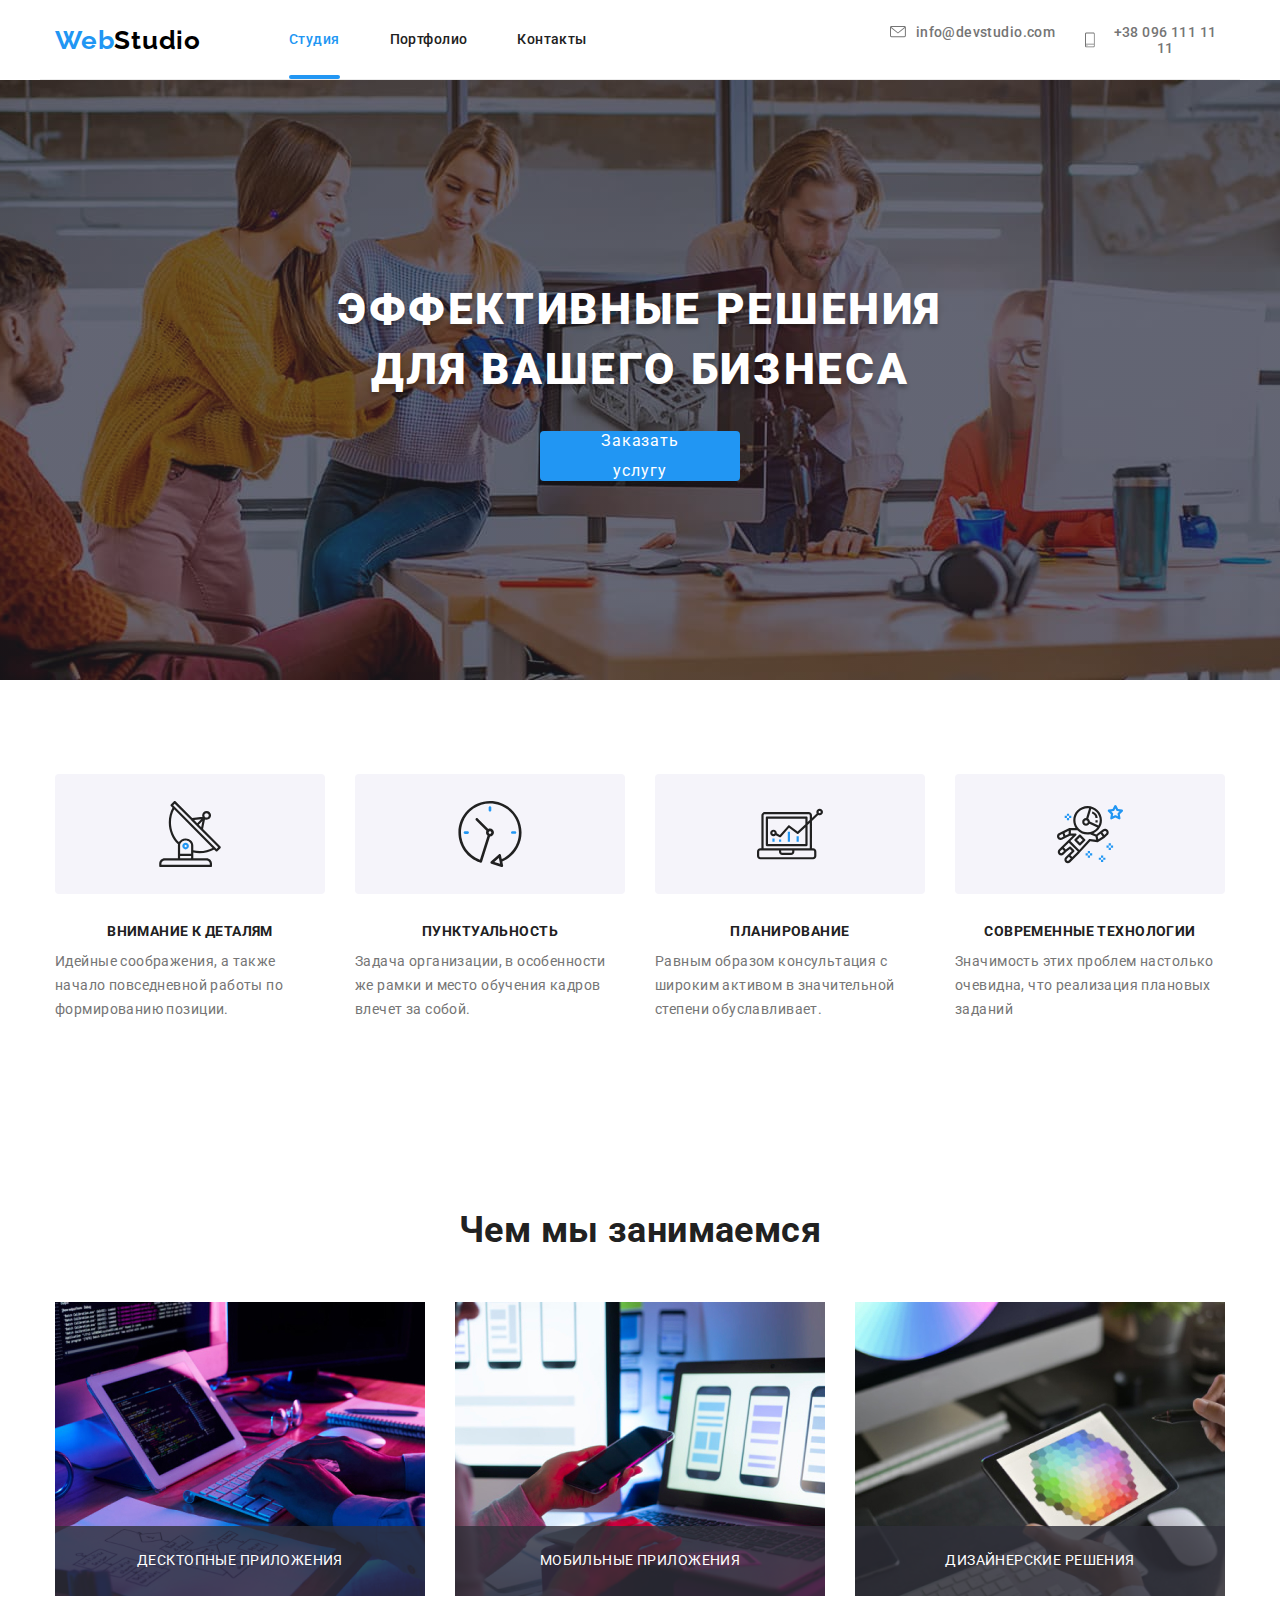
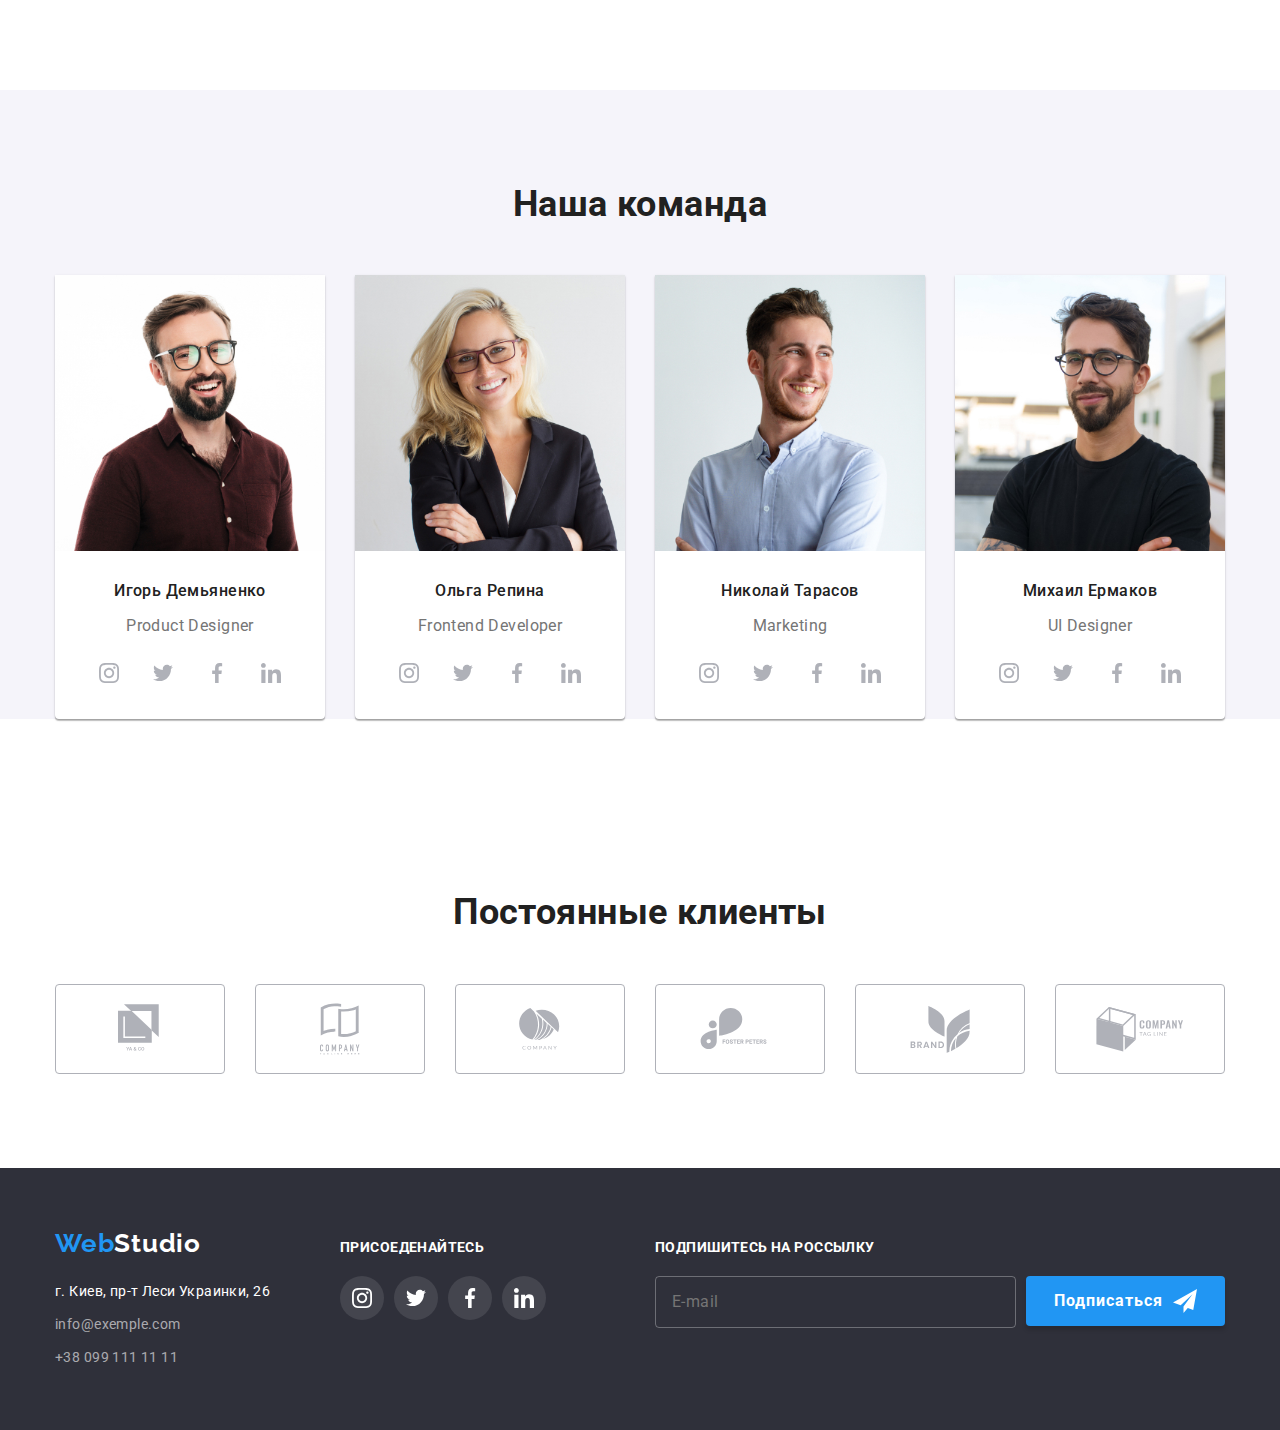
<file: index.html>
<!DOCTYPE html>
<html lang="ru">
<head>
    <meta charset="UTF-8" />
    <meta name="viewport" content="width=device-width, initial-scale=1.0" />
    <title>Web Studio</title>
    <link href="https://fonts.googleapis.com/css2?family=Raleway:wght@700&family=Roboto:wght@400;500;700;900&display=swap" 
          rel="stylesheet"/>
    <link rel="stylesheet" href="./css/main.min.css"/>
</head>
<body>   

    <!--шапка страницы-->
    <header class="conteiner page-header">
        <nav class=" navigation-header">
            <a href="./index.html" class="logo"><span class="web">Web</span>Studio</a>
            <button type="button" class="btn-mobile-menu" aria-expanded="false" 
            aria-controls="navigations" aria-label="Мобильное меню" data-menu-button="">
                <svg class="menu-svg" width="40" height="40">
                   <use class="menu-icon" href="./images/sprite.svg#icon-menu40"></use> 
                   <use class="close-icon" href="./images/sprite.svg#icon-close_40"></use> 
                </svg>
            </button>
            <div class="menu-window" id="navigations" data-menu>
                <div class="site-nav-box">
                    <ul class="site-nav list">  
                        <li class="link-item">
                            <a href="./index.html" class="curent link" style="color: #2196f3">Студия</a>
                        </li>
                        <li class="link-item">
                            <a href="./portfolio.html" class="link">Портфолио</a>
                        </li>
                        <li class="link-item">
                            <a href="" class="link">Контакты</a>
                        </li>      
                    </ul>
                </div>
                <div class="site-auth-box">
                    <ul class="site-auth list">  
                        <li class="link-item">
                            <!-- <div class="hover-link"> -->
                                <a href="mailto:info@devstudio.com" class="contact-link">
                                    <svg class="header-svg" width="16" height="12">
                                        <use href="./images/sprite.svg#icon-letter"></use>
                                    </svg>
                                info@devstudio.com 
                                </a>
                            <!-- </div> -->
                        </li>
                        <li class="link-item">
                            <!-- <div class="hover-link"> -->
                                <a href="tel:+380961111111" class="contact-link">
                                    <svg class="header-svg smartphone" width="10" height="16">
                                        <use href="./images/sprite.svg#icon-smartphone"></use>
                                    </svg>
                                +38 096 111 11 11 
                                </a>
                            <!-- </div> -->
                        </li>
                    </ul>    
                </div>
            </div>    
        </nav>    
    </header>

    <main>
        <!--hero--->
        <section class="hero">
            <div class="conteiner hero-conteiner">
                <h1 class="hero-title">Эффективные решения<br> для вашего бизнеса</h1>
                <button class="button primary" data-modal-open>Заказать услугу</button> 
            </div>
            <div class="backdrop is-hidden" data-modal>
                <div class="modal">
                    <button class="btn-close" data-modal-close>
                        <span class="close-modal">&#10006;</span>
                    </button>                
                    <h2 class="modal-title">Оставьте свои данные, мы вам перезвоним</h2>
                    
                    <form class="form">
                        <div class="form-field">
                            <label class="form-label" for="name"><span class="label-text">Имя</span></label>
                            <div>                  
                                <input class="form-input" type="text" name="user-name" id="name" />
                                <svg class="form-svg">
                                    <use href="./images/sprite.svg#icon-person-black"></use>
                                </svg>
                            </div>    
                        </div>
        
                        <div class="form-field tel">
                            <label class="form-label" for="tel">Телефон</label>
                            <div>                  
                                <input class="form-input" type="tel" name="tel" id="tel"/>
                                <svg class="form-svg">
                                    <use href="./images/sprite.svg#icon-phone-black"></use>
                                </svg>
                            </div>
                        </div>
        
                        <div class="form-field 2">
                            <label class="form-label" for="emeil">Почтa</label>
                            <div>                  
                                <input class="form-input" type="emeil" name="emeil" id="emeil" />
                                <svg class="form-svg">
                                    <use href="./images/sprite.svg#icon-email-black"></use>
                                </svg>
                            </div>
                        </div>
                                
                        <div class="form-field 3">
                            <label class="form-label" for="comment">Комментарий</label>
                            <textarea 
                            name="comment" 
                            id="comment" 
                            placeholder="Введите текст"
                            ></textarea>
                        </div>
        
                        <div class="form-field-sign">
                            <label class="form-accept-text">
                                <input class="form-check-input" type="checkbox" name="checkbox"/>
                                <span class="check-box" checked></span>
                                Соглашаюсь с рассылкой и принимаю 
                                <a href="" class="form-agreement-link">Условия договора</a>
                            </label>
                        </div>
                           
                        <button class="button" type="submit">Отправить</button>
                    </form>
                </div>
            </div>
        </section>
        
        <!--особенности-->
        <section class="section">
            <div class="conteiner features">
                <h2 hidden>Oсобенности</h2>
                <ul class="list features">
                    <li class="features-box">
                        <div class="icon-features">
                            <svg class="features-svg">
                                <use href="./images/sprite.svg#icon-antena"> </use>
                            </svg>
                        </div>
                        <h2 class="title">Внимание к деталям</h2>
                        <p>Идейные соображения, а также начало повседневной работы по формированию позиции.</p>
                    </li>
                    <li class="features-box">
                        <div class="icon-features">
                            <svg class="features-svg">
                                <use href="./images/sprite.svg#icon-clock"></use>
                            </svg>
                        </div>
                        <h2 class="title">Пунктуальность</h2>
                        <p>Задача организации, в особенности же рамки и место обучения кадров влечет за собой.</p>
                    </li>
                    <li class="features-box">
                        <div class="icon-features">
                            <svg class="features-svg">
                                <use href="./images/sprite.svg#icon-diagram"></use>
                            </svg>
                        </div>
                        <h2 class="title">Планирование</h2>
                        <p>Равным образом консультация с широким активом в значительной степени обуславливает.</p>
                    </li>
                    <li class="features-box">
                        <div class="icon-features">
                            <svg class="features-svg">
                                <use href="./images/sprite.svg#icon-astronaut"></use>
                            </svg>
                        </div>
                        <h2 class="title">Современные технологии</h2>
                        <p>Значимость этих проблем настолько очевидна, что реализация плановых заданий</p>
                    </li>
                </ul>
            </div>
        </section>
        

        <!--чем мы занимаемся-->
        <section class="section work">
            <div class="conteiner work">
                <h2 class="section-title">Чем мы занимаемся</h2>
                <ul class="list work">
                    <li class="work-box">
                        <picture>
                            <source srcset="
                                ./images/pic/desktop/work/box-370-@1x.jpg  1x,
                                ./images/pic/desktop/work/box-740-@2x.jpg  2x
                                " type="image" media="(min-width: 1200px)"
                            >
                            <img src="./images/pic/desktop/work/box-370-@1x.jpg" alt="программы для компьютера" width="370">
                        </picture>
                        <p class="text">Десктопные приложения</p>
                    </li>
                    <li class="work-box">
                        <picture>
                            <source srcset="
                                ./images/pic/desktop/work/box2-370-@1x.jpg  1x,
                                ./images/pic/desktop/work/box2-740-@2x.jpg  2x
                                " type="image" media="(min-width: 1200px)"
                            >
                            <img src="./images/pic/desktop/work/box2-370-@1x.jpg" alt="программы для компьютера" width="370">
                        </picture>
                        <p class="text">Мобильные приложения</p>
                    </li>
                    <li class="work-box">
                        <picture>
                            <source srcset="
                                ./images/pic/desktop/work/box3-370-@1x.jpg  1x,
                                ./images/pic/desktop/work/box3-740-@2x.jpg  2x
                                " type="image" media="(min-width: 1200px)"
                            >
                            <img src="./images/pic/desktop/work/box3-370-@1x.jpg" alt="программы для компьютера" width="370">
                        </picture>
                        <p class="text">Дизайнерские решения</P>
                    </li>
                </ul>
            </div> 
        </section>

        <!--наша команда-->
        <section class="section team">
            <div class="conteiner ">
                <h2 class="section-title">Наша команда</h2>
                <ul class="list team">
                    <li class="team-member 1">
                        <picture>
                            <source srcset="
                                ./images/команда/desktop/Igor-270-@1x.jpg  1x
                                ./images/команда/desktop/Igor-540-@2x.jpg  2x
                                " media="(min-width: 1200px)"
                            >
                            <source srcset="
                                ./images/команда/tablet/Igor-354-@1x.jpg  1x
                                ./images/команда/tablet/Igor-708-@2x.jpg  2x
                                " type="image" media="(min-width: 768px)"
                            >    
                            <source srcset="
                                ./images/команда/mobil/Igor-450-@1x.jpg  1x,
                                ./images/команда/mobil/Igor-900-@2x.jpg  2x
                                " type="image" media="(max-width: 767px)"
                            >        
                            <img src="./images/команда/mobil/Igor-450-@1x.jpg" alt="Игорь Демьяненко" width="450">
                        </picture>
                        <h3 class="team-title">Игорь Демьяненко</h3>
                        <p class="team-text">Product Designer</p>
                            
                        <ul class="list social-link-box">
                            <li class="social-link-list">
                                <a href="" class="icon-link">
                                    <svg class="icon-svg">
                                        <use href="./images/sprite.svg#icon-instagram"></use>
                                    </svg>
                                </a>
                            </li>
                            <li class="social-link-list">
                                <a href="" class="icon-link">
                                    <svg class="icon-svg">
                                        <use href="./images/sprite.svg#icon-twitter"></use>
                                    </svg>
                                </a>
                            </li>
                            <li class="social-link-list">
                                <a href="" class="icon-link">
                                    <svg class="icon-svg">
                                        <use href="./images/sprite.svg#icon-facebook"></use>
                                    </svg>
                                </a>
                            </li>
                            <li class="social-link-list">    
                                <a href="" class="icon-link">
                                    <svg class="icon-svg">
                                        <use href="./images/sprite.svg#icon-linkedin"></use>
                                    </svg>
                                </a>
                            </li>
                        </ul>  
                    </li>
                    <li class="team-member 2">
                        <picture>
                            <source srcset="
                                ./images/команда/desktop/olga-270-@1x.jpg  1x
                                ./images/команда/desktop/olga-540-@2x.jpg  2x
                                " media="(min-width: 1200px)"
                            >
                            <source srcset="
                                ./images/команда/tablet/olga-354-@1x.jpg  1x
                                ./images/команда/tablet/olga-708-@2x.jpg  2x
                                " type="image" media="(min-width: 768px)"
                            >    
                            <source srcset="
                                ./images/команда/mobil/olga-450-@1x.jpg  1x,
                                ./images/команда/mobil/olga-900-@2x.jpg  2x
                                " type="image" media="(max-width: 767px)"
                            >        
                            <img src="./images/команда/mobil/olga-450-@1x.jpg" alt="Ольга Репина" width="450">
                        </picture>
                        <h3 class="team-title">Ольга Репина</h3>
                        <p class="team-text">Frontend Developer</p>
                        
                        <ul class="list social-link-box">
                            <li class="social-link-list">    
                                <a href="" class="icon-link">
                                    <svg class="icon-svg">
                                        <use href="./images/sprite.svg#icon-instagram"></use>
                                    </svg>
                                </a>
                            </li>
                            <li class="social-link-list">    
                                <a href="" class="icon-link">
                                    <svg class="icon-svg">
                                        <use href="./images/sprite.svg#icon-twitter"></use>
                                    </svg>
                                </a>
                            </li>
                            <li class="social-link-list">    
                                <a href="" class="icon-link">
                                    <svg class="icon-svg">
                                        <use href="./images/sprite.svg#icon-facebook"></use>
                                    </svg>
                                </a>
                            </li>
                            <li class="social-link-list">    
                                <a href="" class="icon-link">
                                    <svg class="icon-svg">
                                        <use href="./images/sprite.svg#icon-linkedin"></use>
                                    </svg>
                                </a>
                            </li>
                        </ul>  
                    </li>
                    <li class="team-member 3">
                        <picture>
                            <source srcset="
                                ./images/команда/desktop/nikolaj-270-@1x.jpg  1x
                                ./images/команда/desktop/nikolaj-540-@2x.jpg  2x
                                " media="(min-width: 1200px)"
                            >
                            <source srcset="
                                ./images/команда/tablet/nikolaj-354-@1x.jpg  1x
                                ./images/команда/tablet/nikolaj-708-@2x.jpg  2x
                                " type="image" media="(min-width: 768px)"
                            >    
                            <source srcset="
                                ./images/команда/mobil/nikolaj-450-@1x.jpg  1x,
                                ./images/команда/mobil/nikolaj-900-@2x.jpg  2x
                                " type="image" media="(max-width: 767px)"
                            >        
                            <img src="./images/команда/mobil/nikolaj-450-@1x.jpg" alt="Николай Тарасов" width="450">
                        </picture>
                        <h3 class="team-title">Николай Тарасов</h3>
                        <p class="team-text">Marketing</p>
                            
                        <ul class="list social-link-box">
                            <li class="social-link-list">    
                                <a href="" class="icon-link">
                                    <svg class="icon-svg">
                                        <use href="./images/sprite.svg#icon-instagram"></use>
                                    </svg>
                                </a>
                            </li>
                            <li class="social-link-list">    
                                <a href="" class="icon-link">
                                    <svg class="icon-svg">
                                        <use href="./images/sprite.svg#icon-twitter"></use>
                                    </svg>
                                </a>
                            </li>
                            <li class="social-link-list">    
                                <a href="" class="icon-link">
                                    <svg class="icon-svg">
                                        <use href="./images/sprite.svg#icon-facebook"></use>
                                    </svg>
                                </a>
                            </li>
                            <li class="social-link-list">    
                                <a href="" class="icon-link">
                                    <svg class="icon-svg">
                                        <use href="./images/sprite.svg#icon-linkedin"></use>
                                    </svg>
                                </a>
                            </li>
                        </ul>  
                    </li>
                    <li class="team-member 4">
                        <picture>
                            <source srcset="
                                ./images/команда/desktop/mikhail-270-@1x.jpg  1x
                                ./images/команда/desktop/mikhail-540-@2x.jpg  2x
                                " media="(min-width: 1200px)"
                            >
                            <source srcset="
                                ./images/команда/tablet/mikhail-354-@1x.jpg  1x
                                ./images/команда/tablet/mikhail-708-@2x.jpg  2x
                                " type="image" media="(min-width: 768px)"
                            >    
                            <source srcset="
                                ./images/команда/mobil/mikhail-450-@1x.jpg  1x,
                                ./images/команда/mobil/mikhail-900-@2x.jpg  2x
                                " type="image" media="(max-width: 767px)"
                            >        
                            <img class="team-img" src="./images/команда/mobil/mikhail-450-@1x.jpg" alt="Михаил Ермаков" width="450">
                        </picture>
                         <h3 class="team-title">Михаил Ермаков</h3>
                        <p class="team-text">UI Designer</p>
                            
                        <ul class="list social-link-box">
                            <li class="social-link-list">    
                                <a href="" class="icon-link">
                                    <svg class="icon-svg">
                                        <use href="./images/sprite.svg#icon-instagram"></use>
                                    </svg>
                                </a>
                            </li>
                            <li class="social-link-list">    
                                <a href="" class="icon-link">
                                    <svg class="icon-svg">
                                        <use href="./images/sprite.svg#icon-twitter"></use>
                                    </svg>
                                </a>
                            </li>
                            <li class="social-link-list">    
                                <a href="" class="icon-link">
                                    <svg class="icon-svg">
                                        <use href="./images/sprite.svg#icon-facebook"></use>
                                    </svg>
                                </a>
                            </li>
                            <li class="social-link-list">    
                                <a href="" class="icon-link">
                                    <svg class="icon-svg">
                                        <use href="./images/sprite.svg#icon-linkedin"></use>
                                    </svg>
                                </a>
                            </li>
                        </ul>  
                    </li>
                </ul>
            </div> 
        </section>

        <!--постоянные клиенты-->
        <section class="section">
            <div class="conteiner clients">
                <h2 class="section-title">Постоянные клиенты</h2>
                <ul class="list clients-list-box">
                    <li class="clients-list">
                        <a href="" class="icon-client-link">
                            <svg class="client-svg" width="45" height="50">
                                <use href="./images/sprite.svg#icon-logo1"></use>
                            </svg>
                        </a>
                    </li>
                    <li class="clients-list">
                        <a href="" class="icon-client-link">
                            <svg class="client-svg" width="40" height="52">
                                <use href="./images/sprite.svg#icon-logo2"></use>
                            </svg>
                        </a>
                    </li>
                    <li class="clients-list">
                        <a href="" class="icon-client-link">
                            <svg class="client-svg" width="41" height="42">
                                <use href="./images/sprite.svg#icon-logo3"></use>
                            </svg>
                        </a>
                    </li>
                    <li class="clients-list">
                        <a href="" class="icon-client-link">
                            <svg class="client-svg" width="80" height="42">
                                <use href="./images/sprite.svg#icon-logo4"></use>
                            </svg>
                        </a>
                    </li>
                    <li class="clients-list">
                        <a href="" class="icon-client-link">
                            <svg class="client-svg" width="60" height="47">
                                <use href="./images/sprite.svg#icon-logo5"></use>
                            </svg>
                        </a>
                    </li>
                    <li class="clients-list">
                        <a href="" class="icon-client-link">
                            <svg class="client-svg" width="88" height="45">
                                <use href="./images/sprite.svg#icon-logo6"></use>
                            </svg>
                        </a>
                    </li>
                </ul>
            </div>
        </section> 
    </main>
    
    <!--подвал-->
    <footer class="section footer">
        <div class="conteiner">   
            
            <!--контакты-->
            <div class="footer-box footer-contacts">
                <a href="./index.html" class="logo logo-footer"><span class="web">Web</span>Studio</a>
                <address class="address-item">г. Киев, пр-т Леси Украинки, 26</address>  
                <ul class="list contacts-list">
                    <li class="contacts-item">info@exemple.com</li>
                    <li class="contacts-item">+38 099 111 11 11</li>
                </ul>     
            </div>

            <!--соц.сети-->
            <div class="footer-box join ">
                <p class="text-footer">Присоеденайтесь</p>
                <ul class="list links-box-footer">
                    <li class="social-links-footer">
                        <a class="icon-link footer" href="" aria-label="Cсылка на instagram">
                            <svg class="icon-svg footer-svg">
                                <use href="./images/sprite.svg#icon-instagram"></use>
                            </svg>
                        </a>
                    </li>
                    <li class="social-links-footer">
                        <a class="icon-link footer" href="" aria-label="Cсылка на twitter">
                            <svg class="icon-svg footer-svg">
                                <use href="./images/sprite.svg#icon-twitter"></use>
                            </svg>
                        </a>
                    </li>
                    <li class="social-links-footer">
                        <a class="icon-link footer" href="" aria-label="Cсылка на facebook">
                            <svg class="icon-svg footer-svg">
                                <use href="./images/sprite.svg#icon-facebook"></use>
                            </svg>
                        </a>
                    </li>
                    <li class="social-links-footer">
                        <a class="icon-link footer" href="" aria-label="Cсылка на linkedin">
                            <svg class="icon-svg footer-svg">
                                <use href="./images/sprite.svg#icon-linkedin"></use>
                            </svg>
                        </a>
                    </li>
                </ul>
            </div>

            <!--подписка на россылку-->
            <div class="footer-box registery">
                <form class="form">
                    <p class="text-footer">подпишитесь на россылку</p>
                    <div class="e-mail-form">
                        <input 
                        type="e-meil" 
                        name="e-meil" 
                        id="e-meil" 
                        placeholder="E-mail"
                        />
                        <button class="button secondary" type="submit">Подписаться
                            <svg class="footer-subscribe-svg" >
                                <use href="./images/sprite.svg#icon-iconsend"></use>
                            </svg>    
                        </button>
                    </div>
                </form>
            </div>
        </div>
    </footer>
    
    <script src="./js/modal.js"></script>
    <script src="./js/menu.js"></script>
</body>
</html>
</file>
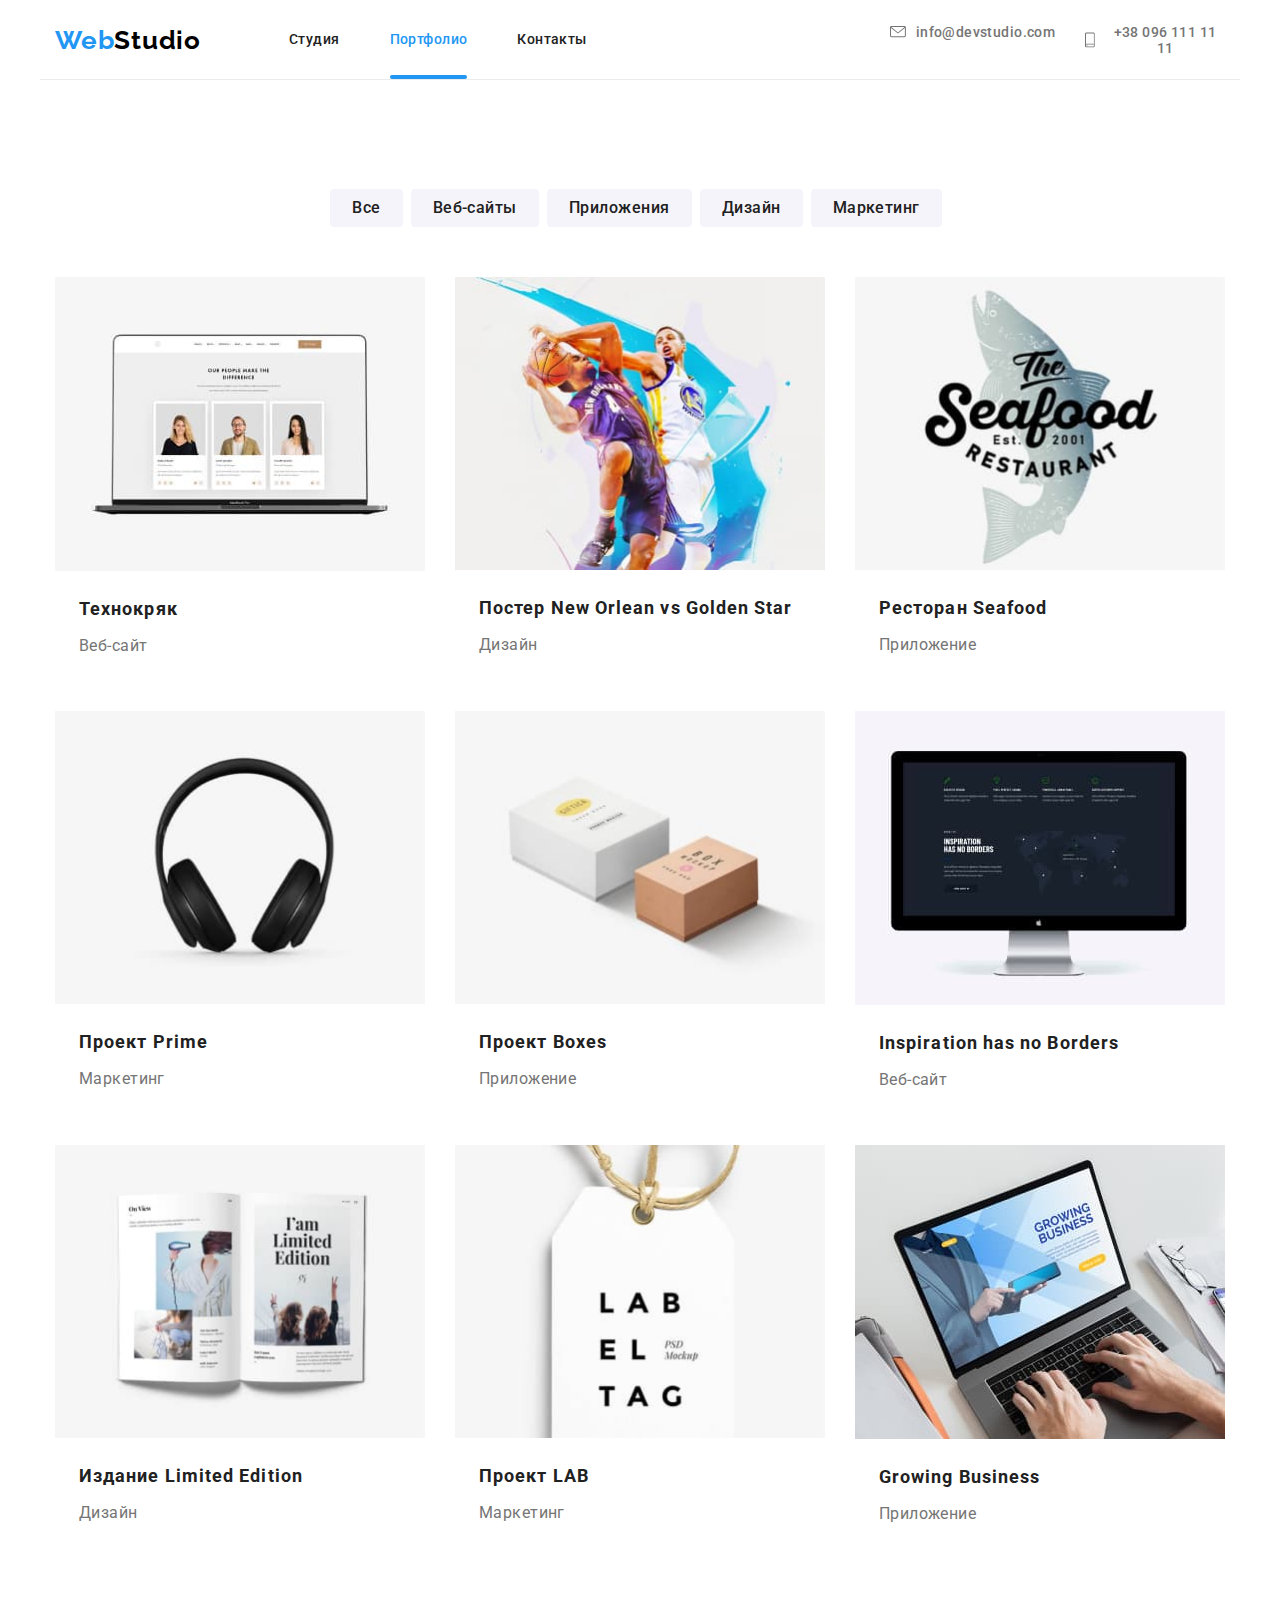
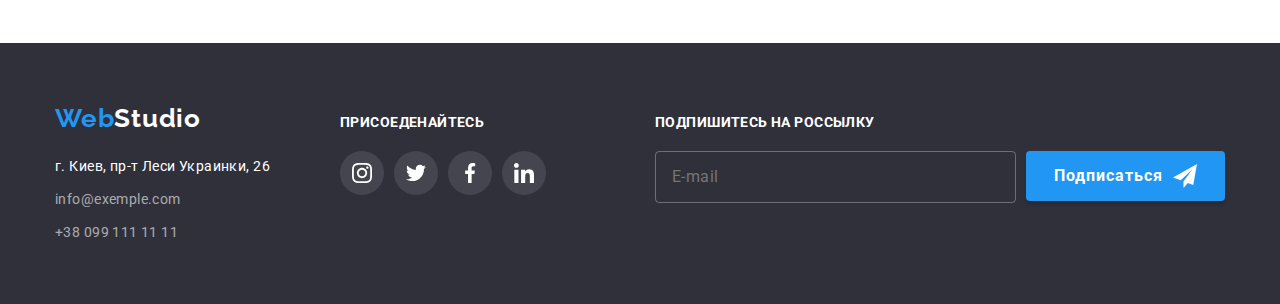
<file: portfolio.html>
<!DOCTYPE html>
<html lang="ru">
<head>
    <meta charset="UTF-8" />
    <meta name="viewport" content="width=device-width, initial-scale=1.0" />
    <title>Portfolio</title>
    <link href="https://fonts.googleapis.com/css2?family=Raleway:wght@700&family=Roboto:wght@400;500;700;900&display=swap" 
          rel="stylesheet" />
    <link rel="stylesheet" href="./css/portfolio.min.css"/>
</head>
<body>

    <!--шапка страницы-->
    <header class="conteiner page-header">
        <nav class=" navigation-header">
            <a href="./index.html" class="logo"><span class="web">Web</span>Studio</a>
            <button type="button" class="btn-mobile-menu" aria-expanded="false" 
            aria-controls="navigations" aria-label="Мобильное меню" data-menu-button="">
                <svg class="menu-svg" width="40" height="40">
                   <use class="menu-icon" href="./images/sprite.svg#icon-menu40"></use> 
                   <use class="close-icon" href="./images/sprite.svg#icon-close_40"></use> 
                </svg>
            </button>
            <div class="menu-window" id="navigations" data-menu>
                <div class="site-nav-box">
                    <ul class="site-nav list">  
                        <li class="link-item">
                            <a href="./index.html" class="link">Студия</a>
                        </li>
                        <li class="link-item">
                            <a href="./portfolio.html" class="curent link" style="color: #2196f3">Портфолио</a>
                        </li>
                        <li class="link-item">
                            <a href="" class="link">Контакты</a>
                        </li>      
                    </ul>
                </div>
                <div class="site-auth-box">
                    <ul class="site-auth list">  
                        <li class="link-item">
                            <!-- <div class="hover-link"> -->
                                <a href="mailto:info@devstudio.com" class="contact-link">
                                    <svg class="header-svg" width="16" height="12">
                                        <use href="./images/sprite.svg#icon-letter"></use>
                                    </svg>
                                info@devstudio.com 
                                </a>
                            <!-- </div> -->
                        </li>
                        <li class="link-item">
                            <!-- <div class="hover-link"> -->
                                <a href="tel:+380961111111" class="contact-link">
                                    <svg class="header-svg smartphone" width="10" height="16">
                                        <use href="./images/sprite.svg#icon-smartphone"></use>
                                    </svg>
                                +38 096 111 11 11 
                                </a>
                            <!-- </div> -->
                        </li>
                    </ul>    
                </div>
            </div>    
        </nav>    
    </header>

    <main class="conteiner">
        <section class="section">
        <!--фильтры-->
            <div class="portfolio-menu">
                <ul class="list menu-list">
                    <li><button class="button menu-btn">Все</button></li>
                    <li><button class="button menu-btn">Веб-сайты</button></li>
                    <li><button class="button menu-btn">Приложения</button></li>
                    <li><button class="button menu-btn">Дизайн</button></li>
                    <li><button class="button menu-btn">Маркетинг</button></li>
                </ul>  
            </div>

         <!--проэкты-->
         <h2 hidden>проэкты</h2>
         <div class="projects-portfolio">
            <ul class="projects-list list">
                <li class="projects-item">
                    <a href="" class="projects-link">
                        <div class="efect">
                            <picture>
                                <source srcset="
                                ./images/pic/desktop/notebook-370-@1x.jpg  1x,
                                ./images/pic/desktop/notebook-370-@2x.jpg  2x
                                " media="(min-width: 1200px)"
                                >
                                <source srcset="
                                ./images/pic/tablet/notebook-354-@1x.jpg  1x,
                                ./images/pic/tablet/notebook-354-@2x.jpg  2x
                                " type="image" media="(min-width: 768px)"
                                >    
                                <source srcset="
                                    ./images/pic/mobile/notebook-450-@1x.jpg  1x,
                                    ./images/pic/mobile/notebook-450-@2x.jpg  2x
                                    " type="image" media="(max-width: 767px)"
                                >        
                                <img src="./images/pic/mobile/notebook-450-@1x.jpg" width="450" alt="ноут">
                            </picture>
                            <div class="effects-title">
                                <p>Технокряк это современная площадка распространения коронавируса. 
                                Компании используют эту платформу для цифрового шпионажа и атак на защищённые сервера конкурентов.</p>        
                            </div>
                        </div>
                        <div class="card">
                            <h2 class="title">Технокряк</h2>
                            <p class="text">Веб-сайт</p>
                        </div>
                    </a>
                </li>
                <li class="projects-item">
                    <a href="" class="projects-link">
                        <div class="efect">
                            <picture>
                                <source srcset="
                                ./images/pic/desktop/basketbolists-370-@1x.jpg  1x,
                                ./images/pic/desktop/basketbolists-370-@2x.jpg  2x
                                " media="(min-width: 1200px)"
                                >
                                <source srcset="
                                ./images/pic/tablet/basketbolists-354-@1x.jpg  1x,
                                ./images/pic/tablet/basketbolists-354-@2x.jpg  2x
                                " type="image" media="(min-width: 768px)"
                                >    
                                <source srcset="
                                    ./images/pic/mobile/basketbolists-450-@1x.jpg  1x,
                                    ./images/pic/mobile/basketbolists-450-@2x.jpg  2x
                                    " type="image" media="(max-width: 767px)"
                                >        
                                <img src="./images/pic/mobile/basketbolists-450-@1x.jpg" width="450" alt="баскетболисты">
                            </picture>
                            <div class="effects-title">
                                <p>Технокряк это современная площадка распространения коронавируса. 
                                Компании используют эту платформу для цифрового шпионажа и атак на защищённые сервера конкурентов.</p>        
                            </div>
                        </div>
                        <div class="card">
                            <h2 class="title">Постер New Orlean vs Golden Star</h2>
                            <p class="text">Дизайн</p>
                        </div>
                    </a>
                </li>
                <li class="projects-item">
                    <a href="" class="projects-link">
                        <div class="efect">
                            <picture>
                                <source srcset="
                                ./images/pic/desktop/restaurant-370-@1x.jpg  1x,
                                ./images/pic/desktop/restaurant-370-@2x.jpg  2x
                                " media="(min-width: 1200px)"
                                >
                                <source srcset="
                                ./images/pic/tablet/restaurant-354-@1x.jpg  1x,
                                ./images/pic/tablet/restaurant-354-@2x.jpg  2x
                                " type="image" media="(min-width: 768px)"
                                >    
                                <source srcset="
                                    ./images/pic/mobile/restaurant-450-@1x.jpg  1x,
                                    ./images/pic/mobile/restaurant-450-@2x.jpg  2x
                                    " type="image" media="(max-width: 767px)"
                                >        
                                <img src="./images/pic/mobile/restaurant-450-@1x.jpg" width="450" alt="ресторан">
                            </picture>
                            <div class="effects-title">
                                <p>Технокряк это современная площадка распространения коронавируса. 
                                Компании используют эту платформу для цифрового шпионажа и атак на защищённые сервера конкурентов.</p>        
                            </div>
                        </div>
                        <div class="card">
                            <h2 class="title">Ресторан Seafood</h2>
                            <p class="text">Приложение</p>
                        </div>
                    </a>
                </li>
                <li class="projects-item">
                    <a href="" class="projects-link">
                        <div class="efect">
                            <picture>
                                <source srcset="
                                ./images/pic/desktop/earphones-370-@1x.jpg  1x,
                                ./images/pic/desktop/earphones-370-@2x.jpg  2x
                                " media="(min-width: 1200px)"
                                >
                                <source srcset="
                                ./images/pic/tablet/earphones-354-@1x.jpg  1x,
                                ./images/pic/tablet/earphones-354-@2x.jpg  2x
                                " type="image" media="(min-width: 768px)"
                                >    
                                <source srcset="
                                ./images/pic/mobile/earphones-450-@1x.jpg  1x,
                                ./images/pic/mobile/earphones-450-@2x.jpg  2x
                                " type="image" media="(max-width: 767px)"
                                >        
                                <img src="./images/pic/mobile/earphones-450-@1x.jpg" width="450" alt="наушники">
                            </picture>
                            <div class="effects-title">
                                <p>Технокряк это современная площадка распространения коронавируса. 
                                Компании используют эту платформу для цифрового шпионажа и атак на защищённые сервера конкурентов.</p>        
                            </div>
                        </div>
                        <div class="card">
                            <h2 class="title">Проект Prime</h2>
                            <p class="text">Маркетинг</p>
                        </div>
                    </a>
                </li>
                <li class="projects-item">
                    <a href="" class="projects-link">
                        <div class="efect">
                            <picture>
                                <source srcset="
                                ./images/pic/desktop/box-370-@1x.jpg  1x,
                                ./images/pic/desktop/box-370-@2x.jpg  2x
                                " media="(min-width: 1200px)"
                                >
                                <source srcset="
                                ./images/pic/tablet/box-354-@1x.jpg  1x,
                                ./images/pic/tablet/box-354-@2x.jpg  2x
                                " type="image" media="(min-width: 768px)"
                                >    
                                <source srcset="
                                ./images/pic/mobile/box-450-@1x.jpg  1x,
                                ./images/pic/mobile/box-450-@2x.jpg  2x
                                " type="image" media="(max-width: 767px)"
                                >        
                                <img src="./images/pic/mobile/box-450-@1x.jpg" width="450" alt="коробки">
                            </picture>
                            <div class="effects-title">
                                <p>Технокряк это современная площадка распространения коронавируса. 
                                Компании используют эту платформу для цифрового шпионажа и атак на защищённые сервера конкурентов.</p>        
                            </div>
                        </div>
                        <div class="card">
                            <h2 class="title">Проект Boxes</h2>
                            <p class="text">Приложение</p>
                        </div>
                    </a>
                </li>
                <li class="projects-item">
                    <a href="" class="projects-link">
                        <div class="efect">
                            <picture>
                                <source srcset="
                                ./images/pic/desktop/computer-370-@1x.jpg  1x,
                                ./images/pic/desktop/computer-370-@2x.jpg  2x
                                " media="(min-width: 1200px)"
                                >
                                <source srcset="
                                ./images/pic/tablet/computer-354-@1x.jpg  1x,
                                ./images/pic/tablet/computer-354-@2x.jpg  2x
                                " type="image" media="(min-width: 768px)"
                                >    
                                <source srcset="
                                ./images/pic/mobile/computer-450-@1x.jpg  1x,
                                ./images/pic/mobile/computer-450-@2x.jpg  2x
                                " type="image" media="(max-width: 767px)"
                                >        
                                <img src="./images/pic/mobile/computer-450-@1x.jpg" width="450" alt="computer">
                            </picture>
                            <div class="effects-title">
                                <p>Технокряк это современная площадка распространения коронавируса. 
                                Компании используют эту платформу для цифрового шпионажа и атак на защищённые сервера конкурентов.</p>        
                            </div>
                        </div>
                        <div class="card">
                            <h2 class="title">Inspiration has no Borders</h2>
                            <p class="text">Веб-сайт</p>
                        </div>
                    </a>
                </li>
                <li class="projects-item">
                    <a href="" class="projects-link">
                        <div class="efect">
                            <picture>
                                <source srcset="
                                ./images/pic/desktop/book-370-@1x.jpg  1x,
                                ./images/pic/desktop/book-370-@2x.jpg  2x
                                " media="(min-width: 1200px)"
                                >
                                <source srcset="
                                ./images/pic/tablet/book-354-@1x.jpg  1x,
                                ./images/pic/tablet/book-354-@2x.jpg  2x
                                " type="image" media="(min-width: 768px)"
                                >    
                                <source srcset="
                                ./images/pic/mobile/book-450-@1x.jpg  1x,
                                ./images/pic/mobile/book-450-@2x.jpg  2x
                                " type="image" media="(max-width: 767px)"
                                >        
                                <img src="./images/pic/mobile/book-450-@1x.jpg" width="450" alt="книга">
                            </picture>
                            <div class="effects-title">
                                <p>Технокряк это современная площадка распространения коронавируса. 
                                Компании используют эту платформу для цифрового шпионажа и атак на защищённые сервера конкурентов.</p>        
                            </div>
                        </div>
                        <div class="card">
                            <h2 class="title">Издание Limited Edition</h2>
                            <p class="text">Дизайн</p>
                        </div>    
                    </a>
                </li>
                <li class="projects-item">
                    <a href="" class="projects-link">
                        <div class="efect">
                            <picture>
                                <source srcset="
                                ./images/pic/desktop/LAB-370-@1x.jpg  1x,
                                ./images/pic/desktop/LAB-370-@2x.jpg  2x
                                " media="(min-width: 1200px)"
                                >
                                <source srcset="
                                ./images/pic/tablet/LAB-354-@1x.jpg  1x,
                                ./images/pic/tablet/LAB-354-@2x.jpg  2x
                                " type="image" media="(min-width: 768px)"
                                >    
                                <source srcset="
                                ./images/pic/mobile/LAB-450-@1x.jpg  1x,
                                ./images/pic/mobile/LAB-450-@2x.jpg  2x
                                " type="image" media="(max-width: 767px)"
                                >        
                                <img src="./images/pic/mobile/LAB-450-@1x.jpg" width="450" alt="LABELTEG">
                            </picture>
                            <div class="effects-title">
                                <p>Технокряк это современная площадка распространения коронавируса. 
                                Компании используют эту платформу для цифрового шпионажа и атак на защищённые сервера конкурентов.</p>        
                            </div>
                        </div>
                        <div class="card">
                            <h2 class="title">Проект LAB</h2>
                            <p class="text">Маркетинг</p>
                        </div>    
                    </a>
                </li>
                <li class="projects-item">
                    <a href="" class="projects-link">
                        <div class="efect">
                            <picture>
                                <source srcset="
                                ./images/pic/desktop/keyboard-370-@1x.jpg  1x,
                                ./images/pic/desktop/keyboard-370-@2x.jpg  2x
                                " media="(min-width: 1200px)"
                                >
                                <source srcset="
                                ./images/pic/tablet/keyboard-354-@1x.jpg  1x,
                                ./images/pic/tablet/keyboard-354-@2x.jpg  2x
                                " type="image" media="(min-width: 768px)"
                                >    
                                <source srcset="
                                ./images/pic/mobile/keyboard-450-@1x.jpg  1x,
                                ./images/pic/mobile/keyboard-450-@2x.jpg  2x
                                " type="image" media="(max-width: 767px)"
                                >        
                                <img src="./images/pic/mobile/keyboard-450-@1x.jpg" width="450" alt="keyboard">
                            </picture>
                            <div class="effects-title">
                                <p>Технокряк это современная площадка распространения коронавируса. 
                                Компании используют эту платформу для цифрового шпионажа и атак на защищённые сервера конкурентов.</p>        
                            </div>
                        </div>
                        <div class="card">
                            <h2 class="title">Growing Business</h2>
                            <p class="text">Приложение</p>
                        </div>    
                    </a>
                </li>
            </ul>
         </div>
        </section> 
    </main>

    <!--подвал-->
    <footer class="section footer">
        <div class="conteiner">   
            
            <!--контакты-->
            <div class="footer-box footer-contacts">
                <a href="./index.html" class="logo logo-footer"><span class="web">Web</span>Studio</a>
                <address class="address-item">г. Киев, пр-т Леси Украинки, 26</address>  
                <ul class="list contacts-list">
                    <li class="contacts-item">info@exemple.com</li>
                    <li class="contacts-item">+38 099 111 11 11</li>
                </ul>     
            </div>

            <!--соц.сети-->
            <div class="footer-box join ">
                <p class="text-footer">Присоеденайтесь</p>
                <ul class="list links-box-footer">
                    <li class="social-links-footer">
                        <a class="icon-link footer" href="" aria-label="Cсылка на instagram">
                            <svg class="icon-svg footer-svg">
                                <use href="./images/sprite.svg#icon-instagram"></use>
                            </svg>
                        </a>
                    </li>
                    <li class="social-links-footer">
                        <a class="icon-link footer" href="" aria-label="Cсылка на twitter">
                            <svg class="icon-svg footer-svg">
                                <use href="./images/sprite.svg#icon-twitter"></use>
                            </svg>
                        </a>
                    </li>
                    <li class="social-links-footer">
                        <a class="icon-link footer" href="" aria-label="Cсылка на facebook">
                            <svg class="icon-svg footer-svg">
                                <use href="./images/sprite.svg#icon-facebook"></use>
                            </svg>
                        </a>
                    </li>
                    <li class="social-links-footer">
                        <a class="icon-link footer" href="" aria-label="Cсылка на linkedin">
                            <svg class="icon-svg footer-svg">
                                <use href="./images/sprite.svg#icon-linkedin"></use>
                            </svg>
                        </a>
                    </li>
                </ul>
            </div>

            <!--подписка на россылку-->
            <div class="footer-box registery">
                <form class="form">
                    <p class="text-footer">подпишитесь на россылку</p>
                    <div class="e-mail-form">
                        <input 
                        type="e-meil" 
                        name="e-meil" 
                        id="e-meil" 
                        placeholder="E-mail"
                        />
                        <button class="button secondary" type="submit">Подписаться
                            <svg class="footer-subscribe-svg" >
                                <use href="./images/sprite.svg#icon-iconsend"></use>
                            </svg>    
                        </button>
                    </div>
                </form>
            </div>
        </div>
    </footer>

    <script src="./js/modal.js"></script>
    <script src="./js/menu.js"></script>
</body>
</html>
</file>
<file: css/main.min.css>
textarea::-webkit-input-placeholder{color:#757575;line-height:1.14;letter-spacing:0.01em}textarea:-ms-input-placeholder{color:#757575;line-height:1.14;letter-spacing:0.01em}textarea::-ms-input-placeholder{color:#757575;line-height:1.14;letter-spacing:0.01em}textarea::placeholder{color:#757575;line-height:1.14;letter-spacing:0.01em}/*! normalize.css v8.0.1 | MIT License | github.com/necolas/normalize.css */html{line-height:1.15;-webkit-text-size-adjust:100%}body{margin:0}main{display:block}h1{font-size:2em;margin:0.67em 0}hr{-webkit-box-sizing:content-box;box-sizing:content-box;height:0;overflow:visible}pre{font-family:monospace, monospace;font-size:1em}a{background-color:transparent}abbr[title]{border-bottom:none;text-decoration:underline;-webkit-text-decoration:underline dotted;text-decoration:underline dotted}b,strong{font-weight:bolder}code,kbd,samp{font-family:monospace, monospace;font-size:1em}small{font-size:80%}sub,sup{font-size:75%;line-height:0;position:relative;vertical-align:baseline}sub{bottom:-0.25em}sup{top:-0.5em}img{border-style:none}button,input,optgroup,select,textarea{font-family:inherit;font-size:100%;line-height:1.15;margin:0}button,input{overflow:visible}button,select{text-transform:none}button,[type="button"],[type="reset"],[type="submit"]{-webkit-appearance:button}button::-moz-focus-inner,[type="button"]::-moz-focus-inner,[type="reset"]::-moz-focus-inner,[type="submit"]::-moz-focus-inner{border-style:none;padding:0}button:-moz-focusring,[type="button"]:-moz-focusring,[type="reset"]:-moz-focusring,[type="submit"]:-moz-focusring{outline:1px dotted ButtonText}fieldset{padding:0.35em 0.75em 0.625em}legend{-webkit-box-sizing:border-box;box-sizing:border-box;color:inherit;display:table;max-width:100%;padding:0;white-space:normal}progress{vertical-align:baseline}textarea{overflow:auto}[type="checkbox"],[type="radio"]{-webkit-box-sizing:border-box;box-sizing:border-box;padding:0}[type="number"]::-webkit-inner-spin-button,[type="number"]::-webkit-outer-spin-button{height:auto}[type="search"]{-webkit-appearance:textfield;outline-offset:-2px}[type="search"]::-webkit-search-decoration{-webkit-appearance:none}::-webkit-file-upload-button{-webkit-appearance:button;font:inherit}details{display:block}summary{display:list-item}template{display:none}[hidden]{display:none}*,*:before,*:after{-webkit-box-sizing:border-box;box-sizing:border-box}body{margin:0px 0px 0px 0px;font-family:Roboto;font-style:normal;font-weight:400;font-size:14px;line-height:1.71;letter-spacing:0.03em;background-color:#fff;color:#757575}h1,h2,h3,h4,h5{color:#212121;font-weight:700}.navigation{display:-webkit-box;display:-ms-flexbox;display:flex;font-weight:500;line-height:1.14;letter-spacing:0.02em;color:#212121}.list{list-style:none;padding:0;margin:0}.web{color:#2196F3}address{font-style:normal;margin-top:20px}.curent.link::after{content:" ";position:absolute;display:block;width:100%;border-bottom:4px solid #2196F3;border-radius:2px;left:0}@media (min-width: 768px){.curent.link::after{bottom:0}}img{display:block;width:100%;height:auto}.hero{display:block;max-height:400px;padding-top:118px;padding-bottom:118px;text-align:center;background-image:-webkit-gradient(linear, left top, left bottom, from(rgba(47,48,58,0.4)), to(rgba(47,48,58,0.4))),url(../images/Header-mobil-480-@1x.jpg);background-image:linear-gradient(rgba(47,48,58,0.4), rgba(47,48,58,0.4)),url(../images/Header-mobil-480-@1x.jpg);background-color:#C4C4C4;background-repeat:no-repeat;background-size:cover;background-position:center}@media screen and (min-device-pixel-ratio: 2), screen and (-webkit-min-device-pixel-ratio: 2), screen and (min-resolution: 192dpi), screen and (min-resolution: 2dppx){.hero{background-image:url(../images/Header-mobil-480-@2x.jpg)}}@media (min-width: 768px){.hero{display:-webkit-box;display:-ms-flexbox;display:flex;background-image:-webkit-gradient(linear, left top, left bottom, from(rgba(47,48,58,0.4)), to(rgba(47,48,58,0.4))),url(../images/Header-tablet-768-@1x.jpg);background-image:linear-gradient(rgba(47,48,58,0.4), rgba(47,48,58,0.4)),url(../images/Header-tablet-768-@1x.jpg)}}@media screen and (min-width: 768px) and (min-device-pixel-ratio: 2), screen and (min-width: 768px) and (-webkit-min-device-pixel-ratio: 2), screen and (min-width: 768px) and (min-resolution: 192dpi), screen and (min-width: 768px) and (min-resolution: 2dppx){.hero{background-image:url(../images/Header-tablet-768-@2x.jpg)}}@media (min-width: 1200px){.hero{display:-webkit-box;display:-ms-flexbox;display:flex;max-height:600px;margin-left:0;margin-right:0;padding-top:200px;padding-bottom:200px;background-image:-webkit-gradient(linear, left top, left bottom, from(rgba(47,48,58,0.4)), to(rgba(47,48,58,0.4))),url(../images/Header-desktop-1600-@1x.jpg);background-image:linear-gradient(rgba(47,48,58,0.4), rgba(47,48,58,0.4)),url(../images/Header-desktop-1600-@1x.jpg)}}@media screen and (min-width: 1200px) and (min-device-pixel-ratio: 2), screen and (min-width: 1200px) and (-webkit-min-device-pixel-ratio: 2), screen and (min-width: 1200px) and (min-resolution: 192dpi), screen and (min-width: 1200px) and (min-resolution: 2dppx){.hero{background-image:url(../images/Header-desktop-1600-@2x.jpg)}}.hero-title{margin-bottom:30px;margin-top:0;text-transform:uppercase;text-align:center;color:#fff;font-weight:900;font-size:26px;line-height:1.615;letter-spacing:0.06em;text-shadow:0px 4px 4px rgba(0,0,0,0.25)}@media (min-width: 1200px){.hero-title{font-size:44px;margin-left:0;margin-right:0;line-height:1.36}}.contacts-list{color:rgba(255,255,255,0.6);text-decoration:none}.contacts-list .contacts-item{margin-top:9px}@media screen and (min-width: 768px){.section.footer .conteiner{display:-webkit-box;display:-ms-flexbox;display:flex;-ms-flex-wrap:wrap;flex-wrap:wrap}}.footer-box{margin-bottom:60px}.footer-box.registery{margin-left:auto;margin-right:auto}@media (min-width: 768px){.footer-box.registery{display:-webkit-box;display:-ms-flexbox;display:flex;width:450px}}@media (min-width: 1200px){.footer-box.registery{width:calc((100% - 30px) / 2);margin-top:12px;margin-right:unset}}.footer-box.footer-contacts{margin-left:auto;margin-right:auto}@media (min-width: 1200px){.footer-box.footer-contacts{margin-left:0;margin-right:70px}}.footer-box.join{margin-top:12px}@media (min-width: 1200px){.footer-box.join{margin-right:93px}}.text-footer{width:100%;margin-top:0;margin-bottom:20px;text-transform:uppercase;line-height:1.14;font-weight:700;letter-spacing:0.03em}.footer-subscribe-svg{width:24px;height:24px;margin-left:10px;fill:currentColor}.page-header{position:relative}@media (min-width: 768px){.page-header{display:-webkit-box;display:-ms-flexbox;display:flex;height:80px;border-bottom:1px solid #ECECEC}}.header-svg{-webkit-box-pack:center;-ms-flex-pack:center;justify-content:center;-webkit-box-align:center;-ms-flex-align:center;align-items:center;margin-right:10px;fill:currentColor}.header-svg:hover,.header-svg:focus{--color4: $accent-color;-webkit-transition-duration:250ms;transition-duration:250ms;-webkit-transition-timing-function:cubic-bezier(0.4, 0, 0.2, 1);transition-timing-function:cubic-bezier(0.4, 0, 0.2, 1)}.header-svg:hover{--color4: $accent-color;-webkit-transition-duration:250ms;transition-duration:250ms;-webkit-transition-timing-function:cubic-bezier(0.4, 0, 0.2, 1);transition-timing-function:cubic-bezier(0.4, 0, 0.2, 1)}.section-title{font-size:36px;line-height:1.16;text-align:center;color:#212121;margin:0;padding-bottom:30px}.work-box{width:calc((100% - 30px * 2) / 3);margin:15px;position:relative}.work-box .text{display:-webkit-inline-box;display:-ms-inline-flexbox;display:inline-flex;-webkit-box-pack:center;-ms-flex-pack:center;justify-content:center;-webkit-box-align:center;-ms-flex-align:center;align-items:center;height:70px;margin:0;position:absolute;bottom:0;left:0;right:0;text-transform:uppercase;font-size:14px;line-height:1.14;background:rgba(47,48,58,0.8);color:#fff}.work-box>img{display:block}.list.work{display:-webkit-box;display:-ms-flexbox;display:flex;margin:-15px}.list.features{margin:-15px}.features{display:block}@media (min-width: 768px){.features{display:-webkit-box;display:-ms-flexbox;display:flex;-ms-flex-wrap:wrap;flex-wrap:wrap}}@media (min-width: 1200px){.features{display:-webkit-box;display:-ms-flexbox;display:flex;-ms-flex-wrap:nowrap;flex-wrap:nowrap}}.features .title{margin-top:0;margin-top:30px;margin-bottom:10px;text-align:center;text-transform:uppercase;font-size:14px;line-height:1.14;color:#212121}.features-box{display:block}.features-box>p{margin:0}@media (min-width: 768px){.features-box{width:calc((100% - 15px * 4) / 2);margin:15px}}@media (min-width: 1200px){.features-box{width:calc((100% - 15px * 8) / 4)}}.features-svg{background-size:contain;width:70px;height:70px;fill:currentColor}.list.team{display:block;margin:-15px}@media (min-width: 768px){.list.team{display:-webkit-box;display:-ms-flexbox;display:flex;-ms-flex-wrap:wrap;flex-wrap:wrap}}@media (min-width: 1200px){.list.team{-ms-flex-wrap:nowrap;flex-wrap:nowrap}}.team-title{text-align:center;font-weight:500;font-size:16px;line-height:1.19;color:#212121;margin:30px 0 0}.team-text{font-size:16px;line-height:1.19;text-align:center;color:#757575;margin:16px 0 0}.team-member{background-color:#fff;-webkit-box-shadow:0px 1px 3px rgba(0,0,0,0.12),0px 1px 1px rgba(0,0,0,0.14),0px 2px 1px rgba(0,0,0,0.2);box-shadow:0px 1px 3px rgba(0,0,0,0.12),0px 1px 1px rgba(0,0,0,0.14),0px 2px 1px rgba(0,0,0,0.2);border-radius:0px 0px 4px 4px;margin-bottom:30px}.team-member:hover{-webkit-box-shadow:0px 4px 4px rgba(0,0,0,0.25);box-shadow:0px 4px 4px rgba(0,0,0,0.25);-webkit-transition-duration:250ms;transition-duration:250ms;-webkit-transition-timing-function:cubic-bezier(0.4, 0, 0.2, 1);transition-timing-function:cubic-bezier(0.4, 0, 0.2, 1)}@media (min-width: 768px){.team-member{width:calc((100% - 4 * 15px) / 2);margin:15px}}@media (min-width: 1200px){.team-member{margin-bottom:0}}.clients-list{width:calc((100% - 4 * 15px) / 2);margin:15px}@media (min-width: 768px){.clients-list{width:calc((100% - 6 * 15px) / 3)}}@media (min-width: 1200px){.clients-list{width:calc((100% - 12 * 15px) / 6)}}.clients-list-box{display:-webkit-box;display:-ms-flexbox;display:flex;-ms-flex-wrap:wrap;flex-wrap:wrap;margin:-15px}.client-svg{fill:#afb1b8}.icon-client-link{display:-webkit-box;display:-ms-flexbox;display:flex;-webkit-box-pack:center;-ms-flex-pack:center;justify-content:center;-webkit-box-align:center;-ms-flex-align:center;align-items:center;height:90px;border:1px solid #afb1b8;border-radius:4px}@media (min-width: 1200px){.icon-client-link{width:170px}}.icon-client-link:hover,.icon-client-link:focus{border:1px solid #2196F3;-webkit-transition-duration:250ms;transition-duration:250ms;-webkit-transition-timing-function:cubic-bezier(0.4, 0, 0.2, 1);transition-timing-function:cubic-bezier(0.4, 0, 0.2, 1)}.icon-client-link:hover>.client-svg,.icon-client-link:focus>.client-svg{fill:#2196F3;-webkit-transition-duration:250ms;transition-duration:250ms;-webkit-transition-timing-function:cubic-bezier(0.4, 0, 0.2, 1);transition-timing-function:cubic-bezier(0.4, 0, 0.2, 1)}.menu-list{display:-webkit-box;display:-ms-flexbox;display:flex;-ms-flex-wrap:wrap;flex-wrap:wrap;-webkit-box-align:center;-ms-flex-align:center;align-items:center;margin-bottom:40px}@media (min-width: 768px){.menu-list{-ms-flex-wrap:nowrap;flex-wrap:nowrap;-webkit-box-pack:center;-ms-flex-pack:center;justify-content:center;margin-bottom:30px}}@media (min-width: 1200px){.menu-list{margin-bottom:50px}}@media screen and (min-width: 768px){.projects-portfolio{margin:-15px}}.projects-list{display:-webkit-box;display:-ms-flexbox;display:flex;-ms-flex-wrap:wrap;flex-wrap:wrap}.projects-link{display:inline-block;text-decoration:none}.projects-item{width:100%;margin-bottom:30px}@media (min-width: 768px){.projects-item{max-width:calc((100% - 15px * 4) / 2);margin:15px}}@media (min-width: 1200px){.projects-item{max-width:calc((100% - 15px * 6) / 3)}}.projects-item:hover{-webkit-box-shadow:0px 1px 1px rgba(0,0,0,0.12),0px 4px 4px rgba(0,0,0,0.06),0px 4px 6px rgba(0,0,0,0.16);box-shadow:0px 1px 1px rgba(0,0,0,0.12),0px 4px 4px rgba(0,0,0,0.06),0px 4px 6px rgba(0,0,0,0.16);-webkit-transition-duration:250ms;transition-duration:250ms;-webkit-transition-timing-function:cubic-bezier(0.4, 0, 0.2, 1);transition-timing-function:cubic-bezier(0.4, 0, 0.2, 1)}.projects-item:hover .effects-title{-webkit-transform:translatey(0);transform:translatey(0)}.efect{position:relative;overflow:hidden}.efect>img{display:block}.effects-title{position:absolute;top:0;margin:0;padding:63px 24px;font-size:18px;line-height:1.56;color:#fff;background-color:rgba(33,150,243,0.9);-webkit-transform:translateY(100%);transform:translateY(100%);-webkit-transition-duration:250ms;transition-duration:250ms;-webkit-transition-timing-function:cubic-bezier(0.4, 0, 0.2, 1);transition-timing-function:cubic-bezier(0.4, 0, 0.2, 1)}.card{padding:20px 24px;margin:0;border-style:none}.card>.title{margin:0 0 4px;font-weight:700;font-size:18px;line-height:2;letter-spacing:0.06em;color:#212121}.card>.text{margin:0;font-weight:400;font-size:16px;line-height:1.87;color:#757575}.button{display:-webkit-inline-box;display:-ms-inline-flexbox;display:inline-flex;-webkit-box-align:center;-ms-flex-align:center;align-items:center;-webkit-box-pack:center;-ms-flex-pack:center;justify-content:center;text-decoration:none;width:200px;height:50px;padding:10px 32px;border-radius:4px;background-color:#F5F4FA;border:none;font-size:16px;line-height:1.88;letter-spacing:0.06em;color:#212121;cursor:pointer}.button.primary{color:#fff;background-color:#2196F3}.button.primary:hover,.button.primary:focus{-webkit-transition-duration:250ms;transition-duration:250ms;-webkit-transition-timing-function:cubic-bezier(0.4, 0, 0.2, 1);transition-timing-function:cubic-bezier(0.4, 0, 0.2, 1);color:#2196F3;background-color:#fff;fill:#2196F3}.btn-mobile-menu{width:40px;height:40px;margin-left:auto;padding:0;border:none;background-color:transparent;display:-webkit-box;display:-ms-flexbox;display:flex;-webkit-box-align:center;-ms-flex-align:center;align-items:center;-webkit-box-pack:justify;-ms-flex-pack:justify;justify-content:space-between}.btn-mobile-menu .close-icon{display:none}.btn-mobile-menu.is-open .menu-icon{display:none}.btn-mobile-menu.is-open .close-icon{display:block}.btn-mobile-menu:hover .menu-svg{fill:#2196F3;-webkit-transition-duration:250ms;transition-duration:250ms;-webkit-transition-timing-function:cubic-bezier(0.4, 0, 0.2, 1);transition-timing-function:cubic-bezier(0.4, 0, 0.2, 1);cursor:pointer}@media (min-width: 768px){.btn-mobile-menu{display:none}}.button[type="submit"]{display:-webkit-box;display:-ms-flexbox;display:flex;font-family:Roboto;font-weight:700;color:#fff;background-color:#2196F3;margin-right:auto;margin-left:auto}.button.secondary{padding:10px 28px;margin-bottom:60px;-webkit-box-shadow:0px 4px 4px rgba(0,0,0,0.15);box-shadow:0px 4px 4px rgba(0,0,0,0.15);color:#fff;background-color:#2196F3}@media (min-width: 1200px){.button.secondary{margin-left:10px;margin-bottom:0}}.button.secondary:hover,.button.secondary:focus{-webkit-transition-duration:250ms;transition-duration:250ms;-webkit-transition-timing-function:cubic-bezier(0.4, 0, 0.2, 1);transition-timing-function:cubic-bezier(0.4, 0, 0.2, 1);color:#2196F3;background-color:#fff;fill:#2196F3}.button.secondary>.icon-send{display:-webkit-inline-box;display:-ms-inline-flexbox;display:inline-flex;-webkit-box-align:center;-ms-flex-align:center;align-items:center;-webkit-box-pack:center;-ms-flex-pack:center;justify-content:center;margin-left:10px;width:24px;height:24px}.btn-close{position:absolute;top:8px;right:8px;width:30px;height:30px;padding:0;outline:none;border:1px solid #fff;background-color:#fff;cursor:pointer}@media (min-width: 768px){.btn-close{border-radius:50%;border:1px solid rgba(0,0,0,0.1);background-color:#fff}}.btn-close:hover span[class="close-modal"],.btn-close:focus span[class="close-modal"]{color:#2196F3}.button.menu-btn{width:auto;height:38px;padding:6px 22px;margin:15px 8px 0 0;border:0;border-radius:4px;cursor:pointer;font-weight:500;font-size:16px;line-height:1.62;text-align:center;letter-spacing:0.03em}.logo{font-family:Raleway;font-weight:700;font-size:26px;line-height:1.23;letter-spacing:0.03em;color:#000000;text-decoration:none}.navigation-header .logo{padding-top:16px;padding-bottom:16px;margin-right:0;line-height:1.167;margin-right:88px}@media (min-width: 768px){.navigation-header .logo{padding-top:26px;padding-bottom:26px}}@media (min-width: 1200px){.navigation-header .logo{padding-top:25px;padding-bottom:25px;margin-right:88px;line-height:1.192}}.logo.logo-footer{color:#fff;-webkit-box-pack:center;-ms-flex-pack:center;justify-content:center}@media (min-width: 768px){.logo.logo-footer{margin-top:-12px}}.backdrop{position:fixed;top:0;left:0;width:100%;height:100%;overflow-y:scroll}@media (min-width: 768px){.backdrop{z-index:1;background:rgba(0,0,0,0.2);-webkit-transform:scale(1);transform:scale(1);-webkit-transition-duration:300ms;transition-duration:300ms;-webkit-transition-timing-function:ease-in;transition-timing-function:ease-in}}.backdrop.is-hidden{pointer-events:none;opacity:0;-webkit-transform:scale(0.25);transform:scale(0.25)}.form{width:100%;height:100%}.form-label{display:block;margin-bottom:4px;text-align:left;font-size:12px;line-height:1.167;letter-spacing:0.01em;color:#757575}.form-label:not(:last-child){margin-top:10px}.form-field{position:relative;display:-webkit-box;display:-ms-flexbox;display:flex;-webkit-box-orient:vertical;-webkit-box-direction:normal;-ms-flex-direction:column;flex-direction:column}.form-field:focus .form-label{color:#2196F3}.form-input{display:inline-block;width:100%;margin:0;padding-top:11px;padding-bottom:11px;padding-left:42px;border:1px solid rgba(33,33,33,0.2);border-radius:4px}.form-input:focus{outline:none;border:1px solid #2196F3;-webkit-transition-duration:250ms;transition-duration:250ms;-webkit-transition-timing-function:cubic-bezier(0.4, 0, 0.2, 1);transition-timing-function:cubic-bezier(0.4, 0, 0.2, 1)}.form-input:focus+.form-svg{fill:#2196F3;-webkit-transition-duration:250ms;transition-duration:250ms;-webkit-transition-timing-function:cubic-bezier(0.4, 0, 0.2, 1);transition-timing-function:cubic-bezier(0.4, 0, 0.2, 1)}.form-svg{position:absolute;left:12px;-webkit-transform:translateY(55%);transform:translateY(55%);display:-webkit-inline-box;display:-ms-inline-flexbox;display:inline-flex;width:18px;height:18px;fill:#212121}.form-field-sign{position:relative;margin-top:20px;margin-bottom:30px}.form-check-input{position:absolute;width:1px;height:1px;margin:-1px;padding:0;border:0;overflow:hidden;clip:rect(0 0 0 0)}.form-check-input:focus+.check-box{border:1px solid #2196F3;-webkit-box-shadow:0 0 1pt 1pt #2196F3;box-shadow:0 0 1pt 1pt #2196F3;-webkit-transition-duration:250ms;transition-duration:250ms;-webkit-transition-timing-function:cubic-bezier(0.4, 0, 0.2, 1);transition-timing-function:cubic-bezier(0.4, 0, 0.2, 1)}.form-check-input:focus:checked+.check-box{-webkit-box-shadow:0 0 1pt 1pt #757575;box-shadow:0 0 1pt 1pt #757575;background-color:#2196F3;background-image:url(../images/svg/Vector.svg);-webkit-transition-duration:250ms;transition-duration:250ms;-webkit-transition-timing-function:cubic-bezier(0.4, 0, 0.2, 1);transition-timing-function:cubic-bezier(0.4, 0, 0.2, 1)}.form-check-input:checked+.check-box{background-color:#2196F3;background-image:url(../images/svg/Vector.svg);-webkit-box-shadow:none;box-shadow:none;-webkit-transition-duration:250ms;transition-duration:250ms;-webkit-transition-timing-function:cubic-bezier(0.4, 0, 0.2, 1);transition-timing-function:cubic-bezier(0.4, 0, 0.2, 1);background-size:cover}.form-accept-text{padding-left:20px;font-weight:400;font-size:12px;line-height:1.167;letter-spacing:0.03em;color:#757575}@media (min-width: 768px){.form-accept-text{padding-left:6px;font-size:14px;line-height:1.71}}.form-agreement-link{display:-webkit-inline-box;display:-ms-inline-flexbox;display:inline-flex;-ms-flex-wrap:inherit;flex-wrap:inherit;color:#2196F3}span[class="check-box"]{position:absolute;margin-left:-22px;margin-right:7px;width:16px;height:15px;-webkit-transform:translate(0%, 20%);transform:translate(0%, 20%);background-color:#fff;outline:0;border-radius:2px;-webkit-box-shadow:0 0 1pt 1pt #757575;box-shadow:0 0 1pt 1pt #757575}textarea{resize:none;height:120px;padding:12px 16px;border-color:rgba(33,33,33,0.2);border-radius:4px}textarea:focus{outline:none;border:1px solid #2196F3;border-radius:4px;-webkit-transition-duration:250ms;transition-duration:250ms;-webkit-transition-timing-function:cubic-bezier(0.4, 0, 0.2, 1);transition-timing-function:cubic-bezier(0.4, 0, 0.2, 1)}.e-mail-form{display:-webkit-box;display:-ms-flexbox;display:flex;-ms-flex-wrap:wrap;flex-wrap:wrap;width:auto}@media (min-width: 1200px){.e-mail-form{-ms-flex-wrap:nowrap;flex-wrap:nowrap}}.e-mail-form>input{width:100%;margin-bottom:20px;-webkit-box-align:center;-ms-flex-align:center;align-items:center;padding-top:15px;padding-bottom:15px;padding-left:16px;border:1px solid rgba(255,255,255,0.3);border-radius:4px;font-size:16px;line-height:1.25;letter-spacing:0.03em;background:transparent}.icon-svg{width:20px;height:20px}.btn-mobile-menu.is-open .icon-menu{display:none}.btn-mobile-menu.is-open .icon-cross{display:block}.icon-features{display:-webkit-box;display:-ms-flexbox;display:flex;-webkit-box-pack:center;-ms-flex-pack:center;justify-content:center;height:120px;padding:25px 102px;background:#F5F4FA;border-radius:4px}@media (min-width: 1200px){.icon-features{width:270px}}.link{position:relative;padding-top:32px;padding-bottom:32px;font-weight:500;line-height:1.14;text-decoration:none;color:#757575}.social-link-box{display:-webkit-box;display:-ms-flexbox;display:flex;padding-top:16px;padding-bottom:24px;-webkit-box-pack:center;-ms-flex-pack:center;justify-content:center}.social-link-list:not(:last-child){margin-right:10px}.links-box-footer{display:-webkit-box;display:-ms-flexbox;display:flex;-webkit-box-pack:center;-ms-flex-pack:center;justify-content:center}.social-links-footer:not(:last-child){margin-right:10px}.icon-link{display:-webkit-box;display:-ms-flexbox;display:flex;-webkit-box-align:center;-ms-flex-align:center;align-items:center;-webkit-box-pack:center;-ms-flex-pack:center;justify-content:center;border-radius:50%;width:44px;height:44px}.icon-link>.icon-svg{fill:#afb1b8}.icon-link:hover{background-color:#2196F3;-webkit-transition-duration:250ms;transition-duration:250ms;-webkit-transition-timing-function:cubic-bezier(0.4, 0, 0.2, 1);transition-timing-function:cubic-bezier(0.4, 0, 0.2, 1)}.icon-link:hover>.icon-svg{fill:#fff}.icon-link.footer{background-color:rgba(255,255,255,0.1)}.icon-link.footer>.icon-svg.footer-svg{fill:#fff}.icon-link.footer:hover{background-color:#2196F3}.modal{position:absolute;top:50%;left:50%;-webkit-transform:translate(-50%, -50%);transform:translate(-50%, -50%);width:450px;height:609px;padding:40px;-webkit-box-shadow:0px 1px 3px rgba(0,0,0,0.12),0px 1px 1px rgba(0,0,0,0.14),0px 2px 1px rgba(0,0,0,0.2);box-shadow:0px 1px 3px rgba(0,0,0,0.12),0px 1px 1px rgba(0,0,0,0.14),0px 2px 1px rgba(0,0,0,0.2);border-radius:4px;background:#fff}@media (min-width: 768px){.modal{width:528px;height:581px}}.modal-title{text-align:center;font-size:20px;line-height:1.15;margin:0;padding-bottom:12px}span.close-modal{display:-webkit-inline-box;display:-ms-inline-flexbox;display:inline-flex;-webkit-box-pack:center;-ms-flex-pack:center;justify-content:center;-webkit-box-align:center;-ms-flex-align:center;align-items:center;width:18px;height:18px}.navigation-header{display:-webkit-box;display:-ms-flexbox;display:flex;-webkit-box-align:center;-ms-flex-align:center;align-items:center;-webkit-box-pack:justify;-ms-flex-pack:justify;justify-content:space-between;height:60px}@media (min-width: 768px){.navigation-header{height:80px}}@media screen and (min-width: 768px){.site-nav-box{display:-webkit-box;display:-ms-flexbox;display:flex;-webkit-box-align:center;-ms-flex-align:center;align-items:center}}.site-nav{padding-bottom:60px;text-align:center}.site-nav .link{color:#212121}.site-nav .link:hover,.site-nav .link:focus{color:#2196F3;-webkit-transition-duration:250ms;transition-duration:250ms;-webkit-transition-timing-function:cubic-bezier(0.4, 0, 0.2, 1);transition-timing-function:cubic-bezier(0.4, 0, 0.2, 1)}@media (min-width: 768px){.site-nav{display:-webkit-box;display:-ms-flexbox;display:flex;padding-bottom:0}}@media screen and (max-width: 767px){.site-nav .link-item:not(:last-child){margin-bottom:40px}}@media screen and (min-width: 768px){.site-nav .link-item:not(:first-child){margin-left:50px}}.site-nav .contact-link{font-weight:500;font-size:12px;line-height:1.167;letter-spacing:0.02em;text-decoration:none;color:#212121}@media (min-width: 768px){.site-nav .contact-link{padding-top:16px;padding-bottom:16px}}@media (min-width: 1200px){.site-nav .contact-link{padding-top:32px;padding-bottom:32px}}.site-auth-box{-webkit-box-align:center;-ms-flex-align:center;align-items:center}@media screen and (min-width: 768px){.site-auth-box{display:-webkit-box;display:-ms-flexbox;display:flex;margin-left:60px}}@media screen and (min-width: 1170px){.site-auth-box{margin-left:303px}}@media (min-width: 768px){.site-auth{font-size:12px;text-align:left}}@media (min-width: 1200px){.site-auth{display:-webkit-box;display:-ms-flexbox;display:flex}.site-auth .link-item:not(:first-child){margin-left:30px}}.site-auth .contact-link{display:block;-webkit-box-align:center;-ms-flex-align:center;align-items:center;text-align:center;font-weight:500;font-size:14px;line-height:1.14;text-decoration:none;color:#757575}@media (min-width: 768px){.site-auth .contact-link{font-size:12px;line-height:1.167}}@media (min-width: 1200px){.site-auth .contact-link{font-size:14px;display:-webkit-box;display:-ms-flexbox;display:flex}}.site-auth .contact-link:hover,.site-auth .contact-link:focus{color:#2196F3;-webkit-transition-duration:250ms;transition-duration:250ms;-webkit-transition-timing-function:cubic-bezier(0.4, 0, 0.2, 1);transition-timing-function:cubic-bezier(0.4, 0, 0.2, 1)}@media screen and (max-width: 767px){.site-auth li ~ li{margin-top:16px}}@media screen and (max-width: 1169px){.site-auth li ~ li{margin-top:10px}}.conteiner{width:100%;padding-left:15px;padding-right:15px;margin-left:auto;margin-right:auto}@media (min-width: 480px){.conteiner{width:480px}}@media (min-width: 768px){.conteiner{width:768px}}@media (min-width: 1200px){.conteiner{width:1200px}}@media (max-width: 767px){.conteiner.work{display:none}}@media (max-width: 767px){.menu-window{position:absolute;display:none;top:60px;left:0;width:100%;height:auto;z-index:2;padding:60px;background-color:#fff;-webkit-box-shadow:0px 3px 1px rgba(0,0,0,0.1),0px 1px 2px rgba(0,0,0,0.08),0px 2px 2px rgba(0,0,0,0.12);box-shadow:0px 3px 1px rgba(0,0,0,0.1),0px 1px 2px rgba(0,0,0,0.08),0px 2px 2px rgba(0,0,0,0.12)}.is-open{display:block;pointer-events:initial;-webkit-transform:translateX(0%) scaleX(1);transform:translateX(0%) scaleX(1)}}@media (min-width: 768px){.menu-window{display:-webkit-box;display:-ms-flexbox;display:flex;-webkit-box-pack:justify;-ms-flex-pack:justify;justify-content:space-between;height:80px}}.section{margin-top:60px}@media (min-width: 1200px){.section{margin-top:94px}}.section-title{padding:60px 0 30px}@media (min-width: 1200px){.section-title{padding:94px 0 50px}}.section.team{background-color:#F5F4FA}.section.footer{padding-top:60px;text-align:center;line-height:1.71;background:#2F303A;color:#fff}@media (min-width: 1200px){.section.footer{text-align:left}}
/*# sourceMappingURL=main.min.css.map */
</file>
<file: css/portfolio.min.css>
/*! normalize.css v8.0.1 | MIT License | github.com/necolas/normalize.css */html{line-height:1.15;-webkit-text-size-adjust:100%}body{margin:0}main{display:block}h1{font-size:2em;margin:0.67em 0}hr{-webkit-box-sizing:content-box;box-sizing:content-box;height:0;overflow:visible}pre{font-family:monospace, monospace;font-size:1em}a{background-color:transparent}abbr[title]{border-bottom:none;text-decoration:underline;-webkit-text-decoration:underline dotted;text-decoration:underline dotted}b,strong{font-weight:bolder}code,kbd,samp{font-family:monospace, monospace;font-size:1em}small{font-size:80%}sub,sup{font-size:75%;line-height:0;position:relative;vertical-align:baseline}sub{bottom:-0.25em}sup{top:-0.5em}img{border-style:none}button,input,optgroup,select,textarea{font-family:inherit;font-size:100%;line-height:1.15;margin:0}button,input{overflow:visible}button,select{text-transform:none}button,[type="button"],[type="reset"],[type="submit"]{-webkit-appearance:button}button::-moz-focus-inner,[type="button"]::-moz-focus-inner,[type="reset"]::-moz-focus-inner,[type="submit"]::-moz-focus-inner{border-style:none;padding:0}button:-moz-focusring,[type="button"]:-moz-focusring,[type="reset"]:-moz-focusring,[type="submit"]:-moz-focusring{outline:1px dotted ButtonText}fieldset{padding:0.35em 0.75em 0.625em}legend{-webkit-box-sizing:border-box;box-sizing:border-box;color:inherit;display:table;max-width:100%;padding:0;white-space:normal}progress{vertical-align:baseline}textarea{overflow:auto}[type="checkbox"],[type="radio"]{-webkit-box-sizing:border-box;box-sizing:border-box;padding:0}[type="number"]::-webkit-inner-spin-button,[type="number"]::-webkit-outer-spin-button{height:auto}[type="search"]{-webkit-appearance:textfield;outline-offset:-2px}[type="search"]::-webkit-search-decoration{-webkit-appearance:none}::-webkit-file-upload-button{-webkit-appearance:button;font:inherit}details{display:block}summary{display:list-item}template{display:none}[hidden]{display:none}*,*:before,*:after{-webkit-box-sizing:border-box;box-sizing:border-box}body{margin:0px 0px 0px 0px;font-family:Roboto;font-style:normal;font-weight:400;font-size:14px;line-height:1.71;letter-spacing:0.03em;background-color:#fff;color:#757575}h1,h2,h3,h4,h5{color:#212121;font-weight:700}.navigation{display:-webkit-box;display:-ms-flexbox;display:flex;font-weight:500;line-height:1.14;letter-spacing:0.02em;color:#212121}.list{list-style:none;padding:0;margin:0}.web{color:#2196F3}address{font-style:normal;margin-top:20px}.curent.link::after{content:" ";position:absolute;display:block;width:100%;border-bottom:4px solid #2196F3;border-radius:2px;left:0}@media (min-width: 768px){.curent.link::after{bottom:0}}img{display:block;width:100%;height:auto}.contacts-list{color:rgba(255,255,255,0.6);text-decoration:none}.contacts-list .contacts-item{margin-top:9px}@media screen and (min-width: 768px){.section.footer .conteiner{display:-webkit-box;display:-ms-flexbox;display:flex;-ms-flex-wrap:wrap;flex-wrap:wrap}}.footer-box{margin-bottom:60px}.footer-box.registery{margin-left:auto;margin-right:auto}@media (min-width: 768px){.footer-box.registery{display:-webkit-box;display:-ms-flexbox;display:flex;width:450px}}@media (min-width: 1200px){.footer-box.registery{width:calc((100% - 30px) / 2);margin-top:12px;margin-right:unset}}.footer-box.footer-contacts{margin-left:auto;margin-right:auto}@media (min-width: 1200px){.footer-box.footer-contacts{margin-left:0;margin-right:70px}}.footer-box.join{margin-top:12px}@media (min-width: 1200px){.footer-box.join{margin-right:93px}}.text-footer{width:100%;margin-top:0;margin-bottom:20px;text-transform:uppercase;line-height:1.14;font-weight:700;letter-spacing:0.03em}.footer-subscribe-svg{width:24px;height:24px;margin-left:10px;fill:currentColor}.page-header{position:relative}@media (min-width: 768px){.page-header{display:-webkit-box;display:-ms-flexbox;display:flex;height:80px;border-bottom:1px solid #ECECEC}}.header-svg{-webkit-box-pack:center;-ms-flex-pack:center;justify-content:center;-webkit-box-align:center;-ms-flex-align:center;align-items:center;margin-right:10px;fill:currentColor}.header-svg:hover,.header-svg:focus{--color4: $accent-color;-webkit-transition-duration:250ms;transition-duration:250ms;-webkit-transition-timing-function:cubic-bezier(0.4, 0, 0.2, 1);transition-timing-function:cubic-bezier(0.4, 0, 0.2, 1)}.header-svg:hover{--color4: $accent-color;-webkit-transition-duration:250ms;transition-duration:250ms;-webkit-transition-timing-function:cubic-bezier(0.4, 0, 0.2, 1);transition-timing-function:cubic-bezier(0.4, 0, 0.2, 1)}.menu-list{display:-webkit-box;display:-ms-flexbox;display:flex;-ms-flex-wrap:wrap;flex-wrap:wrap;-webkit-box-align:center;-ms-flex-align:center;align-items:center;margin-bottom:40px}@media (min-width: 768px){.menu-list{-ms-flex-wrap:nowrap;flex-wrap:nowrap;-webkit-box-pack:center;-ms-flex-pack:center;justify-content:center;margin-bottom:30px}}@media (min-width: 1200px){.menu-list{margin-bottom:50px}}@media screen and (min-width: 768px){.projects-portfolio{margin:-15px}}.projects-list{display:-webkit-box;display:-ms-flexbox;display:flex;-ms-flex-wrap:wrap;flex-wrap:wrap}.projects-link{display:inline-block;text-decoration:none}.projects-item{width:100%;margin-bottom:30px}@media (min-width: 768px){.projects-item{max-width:calc((100% - 15px * 4) / 2);margin:15px}}@media (min-width: 1200px){.projects-item{max-width:calc((100% - 15px * 6) / 3)}}.projects-item:hover{-webkit-box-shadow:0px 1px 1px rgba(0,0,0,0.12),0px 4px 4px rgba(0,0,0,0.06),0px 4px 6px rgba(0,0,0,0.16);box-shadow:0px 1px 1px rgba(0,0,0,0.12),0px 4px 4px rgba(0,0,0,0.06),0px 4px 6px rgba(0,0,0,0.16);-webkit-transition-duration:250ms;transition-duration:250ms;-webkit-transition-timing-function:cubic-bezier(0.4, 0, 0.2, 1);transition-timing-function:cubic-bezier(0.4, 0, 0.2, 1)}.projects-item:hover .effects-title{-webkit-transform:translatey(0);transform:translatey(0)}.efect{position:relative;overflow:hidden}.efect>img{display:block}.effects-title{position:absolute;top:0;margin:0;padding:63px 24px;font-size:18px;line-height:1.56;color:#fff;background-color:rgba(33,150,243,0.9);-webkit-transform:translateY(100%);transform:translateY(100%);-webkit-transition-duration:250ms;transition-duration:250ms;-webkit-transition-timing-function:cubic-bezier(0.4, 0, 0.2, 1);transition-timing-function:cubic-bezier(0.4, 0, 0.2, 1)}.card{padding:20px 24px;margin:0;border-style:none}.card>.title{margin:0 0 4px;font-weight:700;font-size:18px;line-height:2;letter-spacing:0.06em;color:#212121}.card>.text{margin:0;font-weight:400;font-size:16px;line-height:1.87;color:#757575}.button{display:-webkit-inline-box;display:-ms-inline-flexbox;display:inline-flex;-webkit-box-align:center;-ms-flex-align:center;align-items:center;-webkit-box-pack:center;-ms-flex-pack:center;justify-content:center;text-decoration:none;width:200px;height:50px;padding:10px 32px;border-radius:4px;background-color:#F5F4FA;border:none;font-size:16px;line-height:1.88;letter-spacing:0.06em;color:#212121;cursor:pointer}.button.primary{color:#fff;background-color:#2196F3}.button.primary:hover,.button.primary:focus{-webkit-transition-duration:250ms;transition-duration:250ms;-webkit-transition-timing-function:cubic-bezier(0.4, 0, 0.2, 1);transition-timing-function:cubic-bezier(0.4, 0, 0.2, 1);color:#2196F3;background-color:#fff;fill:#2196F3}.btn-mobile-menu{width:40px;height:40px;margin-left:auto;padding:0;border:none;background-color:transparent;display:-webkit-box;display:-ms-flexbox;display:flex;-webkit-box-align:center;-ms-flex-align:center;align-items:center;-webkit-box-pack:justify;-ms-flex-pack:justify;justify-content:space-between}.btn-mobile-menu .close-icon{display:none}.btn-mobile-menu.is-open .menu-icon{display:none}.btn-mobile-menu.is-open .close-icon{display:block}.btn-mobile-menu:hover .menu-svg{fill:#2196F3;-webkit-transition-duration:250ms;transition-duration:250ms;-webkit-transition-timing-function:cubic-bezier(0.4, 0, 0.2, 1);transition-timing-function:cubic-bezier(0.4, 0, 0.2, 1);cursor:pointer}@media (min-width: 768px){.btn-mobile-menu{display:none}}.button[type="submit"]{display:-webkit-box;display:-ms-flexbox;display:flex;font-family:Roboto;font-weight:700;color:#fff;background-color:#2196F3;margin-right:auto;margin-left:auto}.button.secondary{padding:10px 28px;margin-bottom:60px;-webkit-box-shadow:0px 4px 4px rgba(0,0,0,0.15);box-shadow:0px 4px 4px rgba(0,0,0,0.15);color:#fff;background-color:#2196F3}@media (min-width: 1200px){.button.secondary{margin-left:10px;margin-bottom:0}}.button.secondary:hover,.button.secondary:focus{-webkit-transition-duration:250ms;transition-duration:250ms;-webkit-transition-timing-function:cubic-bezier(0.4, 0, 0.2, 1);transition-timing-function:cubic-bezier(0.4, 0, 0.2, 1);color:#2196F3;background-color:#fff;fill:#2196F3}.button.secondary>.icon-send{display:-webkit-inline-box;display:-ms-inline-flexbox;display:inline-flex;-webkit-box-align:center;-ms-flex-align:center;align-items:center;-webkit-box-pack:center;-ms-flex-pack:center;justify-content:center;margin-left:10px;width:24px;height:24px}.btn-close{position:absolute;top:8px;right:8px;width:30px;height:30px;padding:0;outline:none;border:1px solid #fff;background-color:#fff;cursor:pointer}@media (min-width: 768px){.btn-close{border-radius:50%;border:1px solid rgba(0,0,0,0.1);background-color:#fff}}.btn-close:hover span[class="close-modal"],.btn-close:focus span[class="close-modal"]{color:#2196F3}.button.menu-btn{width:auto;height:38px;padding:6px 22px;margin:15px 8px 0 0;border:0;border-radius:4px;cursor:pointer;font-weight:500;font-size:16px;line-height:1.62;text-align:center;letter-spacing:0.03em}.logo{font-family:Raleway;font-weight:700;font-size:26px;line-height:1.23;letter-spacing:0.03em;color:#000000;text-decoration:none}.navigation-header .logo{padding-top:16px;padding-bottom:16px;margin-right:0;line-height:1.167;margin-right:88px}@media (min-width: 768px){.navigation-header .logo{padding-top:26px;padding-bottom:26px}}@media (min-width: 1200px){.navigation-header .logo{padding-top:25px;padding-bottom:25px;margin-right:88px;line-height:1.192}}.logo.logo-footer{color:#fff;-webkit-box-pack:center;-ms-flex-pack:center;justify-content:center}@media (min-width: 768px){.logo.logo-footer{margin-top:-12px}}.form{width:100%;height:100%}.form-label{display:block;margin-bottom:4px;text-align:left;font-size:12px;line-height:1.167;letter-spacing:0.01em;color:#757575}.form-label:not(:last-child){margin-top:10px}.form-field{position:relative;display:-webkit-box;display:-ms-flexbox;display:flex;-webkit-box-orient:vertical;-webkit-box-direction:normal;-ms-flex-direction:column;flex-direction:column}.form-field:focus .form-label{color:#2196F3}.form-input{display:inline-block;width:100%;margin:0;padding-top:11px;padding-bottom:11px;padding-left:42px;border:1px solid rgba(33,33,33,0.2);border-radius:4px}.form-input:focus{outline:none;border:1px solid #2196F3;-webkit-transition-duration:250ms;transition-duration:250ms;-webkit-transition-timing-function:cubic-bezier(0.4, 0, 0.2, 1);transition-timing-function:cubic-bezier(0.4, 0, 0.2, 1)}.form-input:focus+.form-svg{fill:#2196F3;-webkit-transition-duration:250ms;transition-duration:250ms;-webkit-transition-timing-function:cubic-bezier(0.4, 0, 0.2, 1);transition-timing-function:cubic-bezier(0.4, 0, 0.2, 1)}.form-svg{position:absolute;left:12px;-webkit-transform:translateY(55%);transform:translateY(55%);display:-webkit-inline-box;display:-ms-inline-flexbox;display:inline-flex;width:18px;height:18px;fill:#212121}.form-field-sign{position:relative;margin-top:20px;margin-bottom:30px}.form-check-input{position:absolute;width:1px;height:1px;margin:-1px;padding:0;border:0;overflow:hidden;clip:rect(0 0 0 0)}.form-check-input:focus+.check-box{border:1px solid #2196F3;-webkit-box-shadow:0 0 1pt 1pt #2196F3;box-shadow:0 0 1pt 1pt #2196F3;-webkit-transition-duration:250ms;transition-duration:250ms;-webkit-transition-timing-function:cubic-bezier(0.4, 0, 0.2, 1);transition-timing-function:cubic-bezier(0.4, 0, 0.2, 1)}.form-check-input:focus:checked+.check-box{-webkit-box-shadow:0 0 1pt 1pt #757575;box-shadow:0 0 1pt 1pt #757575;background-color:#2196F3;background-image:url(../images/svg/Vector.svg);-webkit-transition-duration:250ms;transition-duration:250ms;-webkit-transition-timing-function:cubic-bezier(0.4, 0, 0.2, 1);transition-timing-function:cubic-bezier(0.4, 0, 0.2, 1)}.form-check-input:checked+.check-box{background-color:#2196F3;background-image:url(../images/svg/Vector.svg);-webkit-box-shadow:none;box-shadow:none;-webkit-transition-duration:250ms;transition-duration:250ms;-webkit-transition-timing-function:cubic-bezier(0.4, 0, 0.2, 1);transition-timing-function:cubic-bezier(0.4, 0, 0.2, 1);background-size:cover}.form-accept-text{padding-left:20px;font-weight:400;font-size:12px;line-height:1.167;letter-spacing:0.03em;color:#757575}@media (min-width: 768px){.form-accept-text{padding-left:6px;font-size:14px;line-height:1.71}}.form-agreement-link{display:-webkit-inline-box;display:-ms-inline-flexbox;display:inline-flex;-ms-flex-wrap:inherit;flex-wrap:inherit;color:#2196F3}span[class="check-box"]{position:absolute;margin-left:-22px;margin-right:7px;width:16px;height:15px;-webkit-transform:translate(0%, 20%);transform:translate(0%, 20%);background-color:#fff;outline:0;border-radius:2px;-webkit-box-shadow:0 0 1pt 1pt #757575;box-shadow:0 0 1pt 1pt #757575}textarea{resize:none;height:120px;padding:12px 16px;border-color:rgba(33,33,33,0.2);border-radius:4px}textarea:focus{outline:none;border:1px solid #2196F3;border-radius:4px;-webkit-transition-duration:250ms;transition-duration:250ms;-webkit-transition-timing-function:cubic-bezier(0.4, 0, 0.2, 1);transition-timing-function:cubic-bezier(0.4, 0, 0.2, 1)}.e-mail-form{display:-webkit-box;display:-ms-flexbox;display:flex;-ms-flex-wrap:wrap;flex-wrap:wrap;width:auto}@media (min-width: 1200px){.e-mail-form{-ms-flex-wrap:nowrap;flex-wrap:nowrap}}.e-mail-form>input{width:100%;margin-bottom:20px;-webkit-box-align:center;-ms-flex-align:center;align-items:center;padding-top:15px;padding-bottom:15px;padding-left:16px;border:1px solid rgba(255,255,255,0.3);border-radius:4px;font-size:16px;line-height:1.25;letter-spacing:0.03em;background:transparent}.icon-svg{width:20px;height:20px}.btn-mobile-menu.is-open .icon-menu{display:none}.btn-mobile-menu.is-open .icon-cross{display:block}.icon-features{display:-webkit-box;display:-ms-flexbox;display:flex;-webkit-box-pack:center;-ms-flex-pack:center;justify-content:center;height:120px;padding:25px 102px;background:#F5F4FA;border-radius:4px}@media (min-width: 1200px){.icon-features{width:270px}}.link{position:relative;padding-top:32px;padding-bottom:32px;font-weight:500;line-height:1.14;text-decoration:none;color:#757575}.social-link-box{display:-webkit-box;display:-ms-flexbox;display:flex;padding-top:16px;padding-bottom:24px;-webkit-box-pack:center;-ms-flex-pack:center;justify-content:center}.social-link-list:not(:last-child){margin-right:10px}.links-box-footer{display:-webkit-box;display:-ms-flexbox;display:flex;-webkit-box-pack:center;-ms-flex-pack:center;justify-content:center}.social-links-footer:not(:last-child){margin-right:10px}.icon-link{display:-webkit-box;display:-ms-flexbox;display:flex;-webkit-box-align:center;-ms-flex-align:center;align-items:center;-webkit-box-pack:center;-ms-flex-pack:center;justify-content:center;border-radius:50%;width:44px;height:44px}.icon-link>.icon-svg{fill:#afb1b8}.icon-link:hover{background-color:#2196F3;-webkit-transition-duration:250ms;transition-duration:250ms;-webkit-transition-timing-function:cubic-bezier(0.4, 0, 0.2, 1);transition-timing-function:cubic-bezier(0.4, 0, 0.2, 1)}.icon-link:hover>.icon-svg{fill:#fff}.icon-link.footer{background-color:rgba(255,255,255,0.1)}.icon-link.footer>.icon-svg.footer-svg{fill:#fff}.icon-link.footer:hover{background-color:#2196F3}.navigation-header{display:-webkit-box;display:-ms-flexbox;display:flex;-webkit-box-align:center;-ms-flex-align:center;align-items:center;-webkit-box-pack:justify;-ms-flex-pack:justify;justify-content:space-between;height:60px}@media (min-width: 768px){.navigation-header{height:80px}}@media screen and (min-width: 768px){.site-nav-box{display:-webkit-box;display:-ms-flexbox;display:flex;-webkit-box-align:center;-ms-flex-align:center;align-items:center}}.site-nav{padding-bottom:60px;text-align:center}.site-nav .link{color:#212121}.site-nav .link:hover,.site-nav .link:focus{color:#2196F3;-webkit-transition-duration:250ms;transition-duration:250ms;-webkit-transition-timing-function:cubic-bezier(0.4, 0, 0.2, 1);transition-timing-function:cubic-bezier(0.4, 0, 0.2, 1)}@media (min-width: 768px){.site-nav{display:-webkit-box;display:-ms-flexbox;display:flex;padding-bottom:0}}@media screen and (max-width: 767px){.site-nav .link-item:not(:last-child){margin-bottom:40px}}@media screen and (min-width: 768px){.site-nav .link-item:not(:first-child){margin-left:50px}}.site-nav .contact-link{font-weight:500;font-size:12px;line-height:1.167;letter-spacing:0.02em;text-decoration:none;color:#212121}@media (min-width: 768px){.site-nav .contact-link{padding-top:16px;padding-bottom:16px}}@media (min-width: 1200px){.site-nav .contact-link{padding-top:32px;padding-bottom:32px}}.site-auth-box{-webkit-box-align:center;-ms-flex-align:center;align-items:center}@media screen and (min-width: 768px){.site-auth-box{display:-webkit-box;display:-ms-flexbox;display:flex;margin-left:60px}}@media screen and (min-width: 1170px){.site-auth-box{margin-left:303px}}@media (min-width: 768px){.site-auth{font-size:12px;text-align:left}}@media (min-width: 1200px){.site-auth{display:-webkit-box;display:-ms-flexbox;display:flex}.site-auth .link-item:not(:first-child){margin-left:30px}}.site-auth .contact-link{display:block;-webkit-box-align:center;-ms-flex-align:center;align-items:center;text-align:center;font-weight:500;font-size:14px;line-height:1.14;text-decoration:none;color:#757575}@media (min-width: 768px){.site-auth .contact-link{font-size:12px;line-height:1.167}}@media (min-width: 1200px){.site-auth .contact-link{font-size:14px;display:-webkit-box;display:-ms-flexbox;display:flex}}.site-auth .contact-link:hover,.site-auth .contact-link:focus{color:#2196F3;-webkit-transition-duration:250ms;transition-duration:250ms;-webkit-transition-timing-function:cubic-bezier(0.4, 0, 0.2, 1);transition-timing-function:cubic-bezier(0.4, 0, 0.2, 1)}@media screen and (max-width: 767px){.site-auth li ~ li{margin-top:16px}}@media screen and (max-width: 1169px){.site-auth li ~ li{margin-top:10px}}@media (max-width: 767px){.menu-window{position:absolute;display:none;top:60px;left:0;width:100%;height:auto;z-index:2;padding:60px;background-color:#fff;-webkit-box-shadow:0px 3px 1px rgba(0,0,0,0.1),0px 1px 2px rgba(0,0,0,0.08),0px 2px 2px rgba(0,0,0,0.12);box-shadow:0px 3px 1px rgba(0,0,0,0.1),0px 1px 2px rgba(0,0,0,0.08),0px 2px 2px rgba(0,0,0,0.12)}.is-open{display:block;pointer-events:initial;-webkit-transform:translateX(0%) scaleX(1);transform:translateX(0%) scaleX(1)}}@media (min-width: 768px){.menu-window{display:-webkit-box;display:-ms-flexbox;display:flex;-webkit-box-pack:justify;-ms-flex-pack:justify;justify-content:space-between;height:80px}}.conteiner{width:100%;padding-left:15px;padding-right:15px;margin-left:auto;margin-right:auto}@media (min-width: 480px){.conteiner{width:480px}}@media (min-width: 768px){.conteiner{width:768px}}@media (min-width: 1200px){.conteiner{width:1200px}}@media (max-width: 767px){.conteiner.work{display:none}}.section{margin-top:60px}@media (min-width: 1200px){.section{margin-top:94px}}.section-title{padding:60px 0 30px}@media (min-width: 1200px){.section-title{padding:94px 0 50px}}.section.team{background-color:#F5F4FA}.section.footer{padding-top:60px;text-align:center;line-height:1.71;background:#2F303A;color:#fff}@media (min-width: 1200px){.section.footer{text-align:left}}.modal{position:absolute;top:50%;left:50%;-webkit-transform:translate(-50%, -50%);transform:translate(-50%, -50%);width:450px;height:609px;padding:40px;-webkit-box-shadow:0px 1px 3px rgba(0,0,0,0.12),0px 1px 1px rgba(0,0,0,0.14),0px 2px 1px rgba(0,0,0,0.2);box-shadow:0px 1px 3px rgba(0,0,0,0.12),0px 1px 1px rgba(0,0,0,0.14),0px 2px 1px rgba(0,0,0,0.2);border-radius:4px;background:#fff}@media (min-width: 768px){.modal{width:528px;height:581px}}.modal-title{text-align:center;font-size:20px;line-height:1.15;margin:0;padding-bottom:12px}span.close-modal{display:-webkit-inline-box;display:-ms-inline-flexbox;display:inline-flex;-webkit-box-pack:center;-ms-flex-pack:center;justify-content:center;-webkit-box-align:center;-ms-flex-align:center;align-items:center;width:18px;height:18px}
/*# sourceMappingURL=portfolio.min.css.map */
</file>
